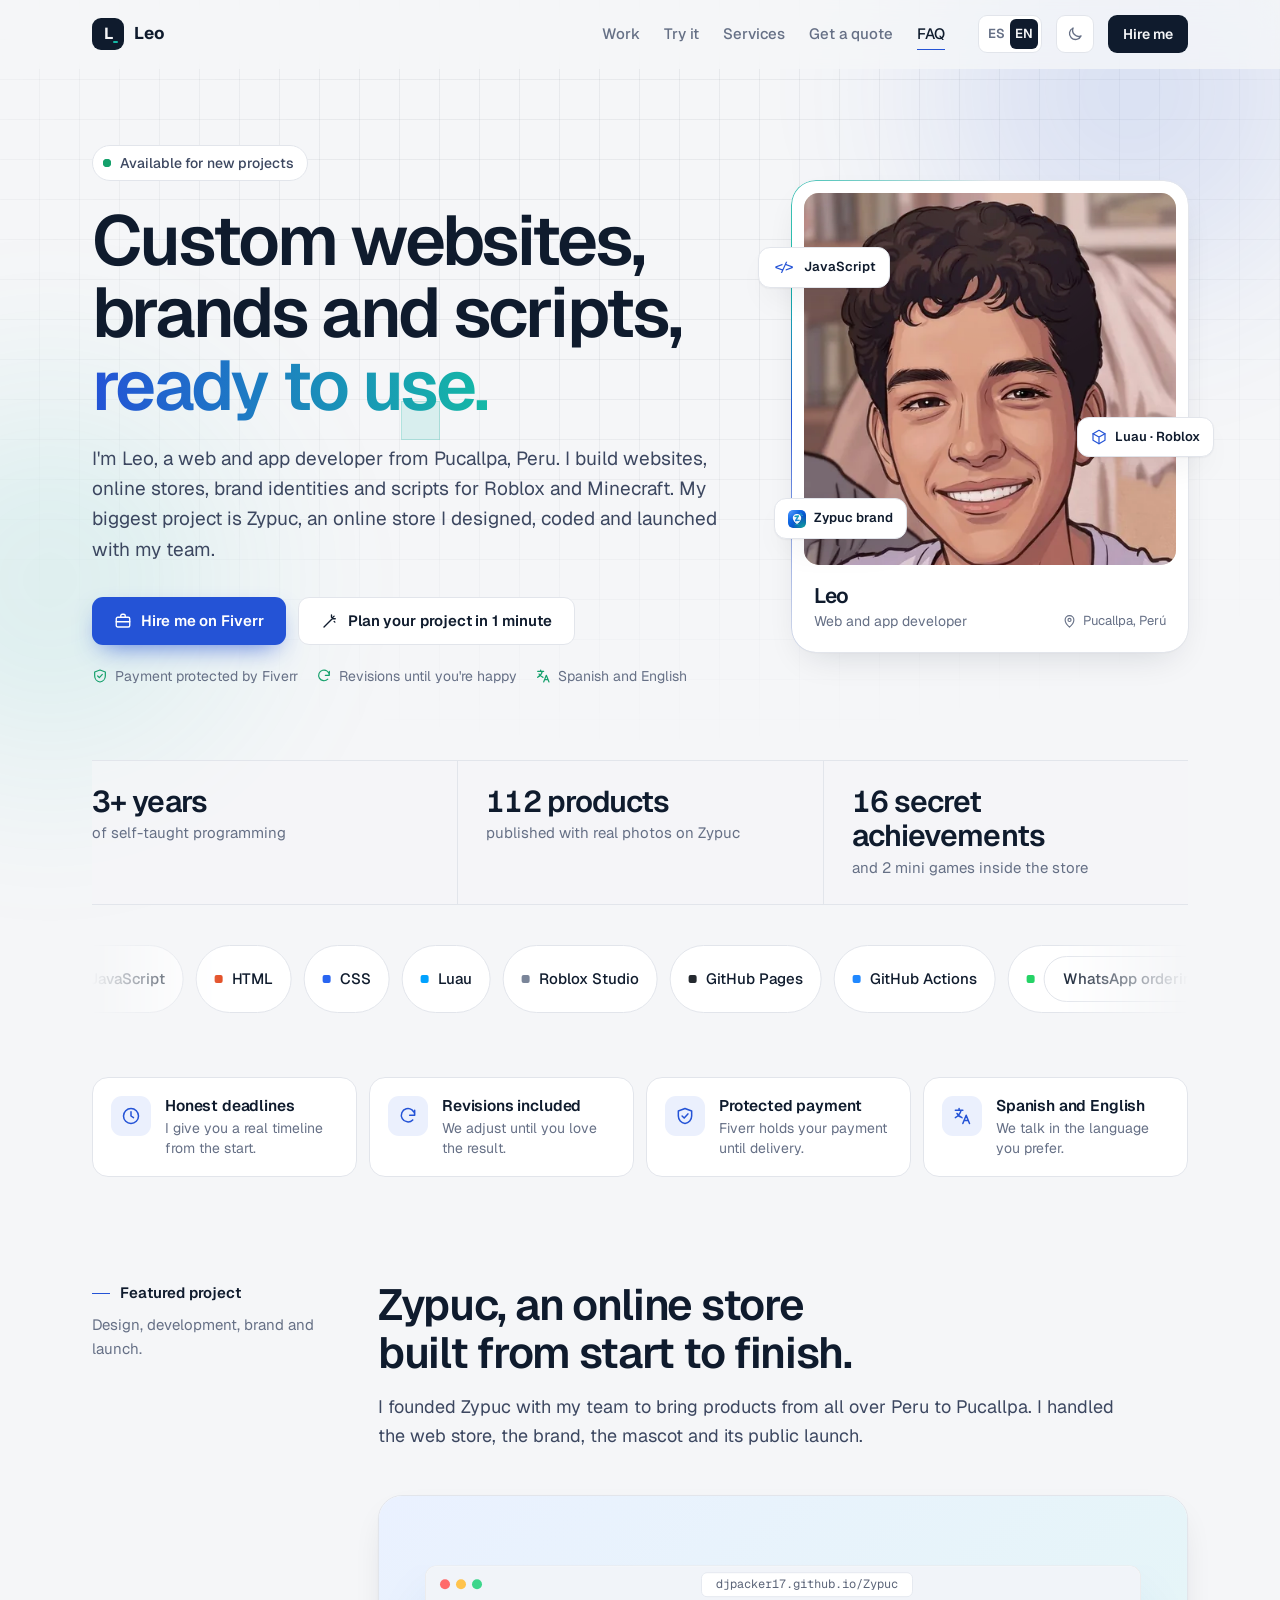
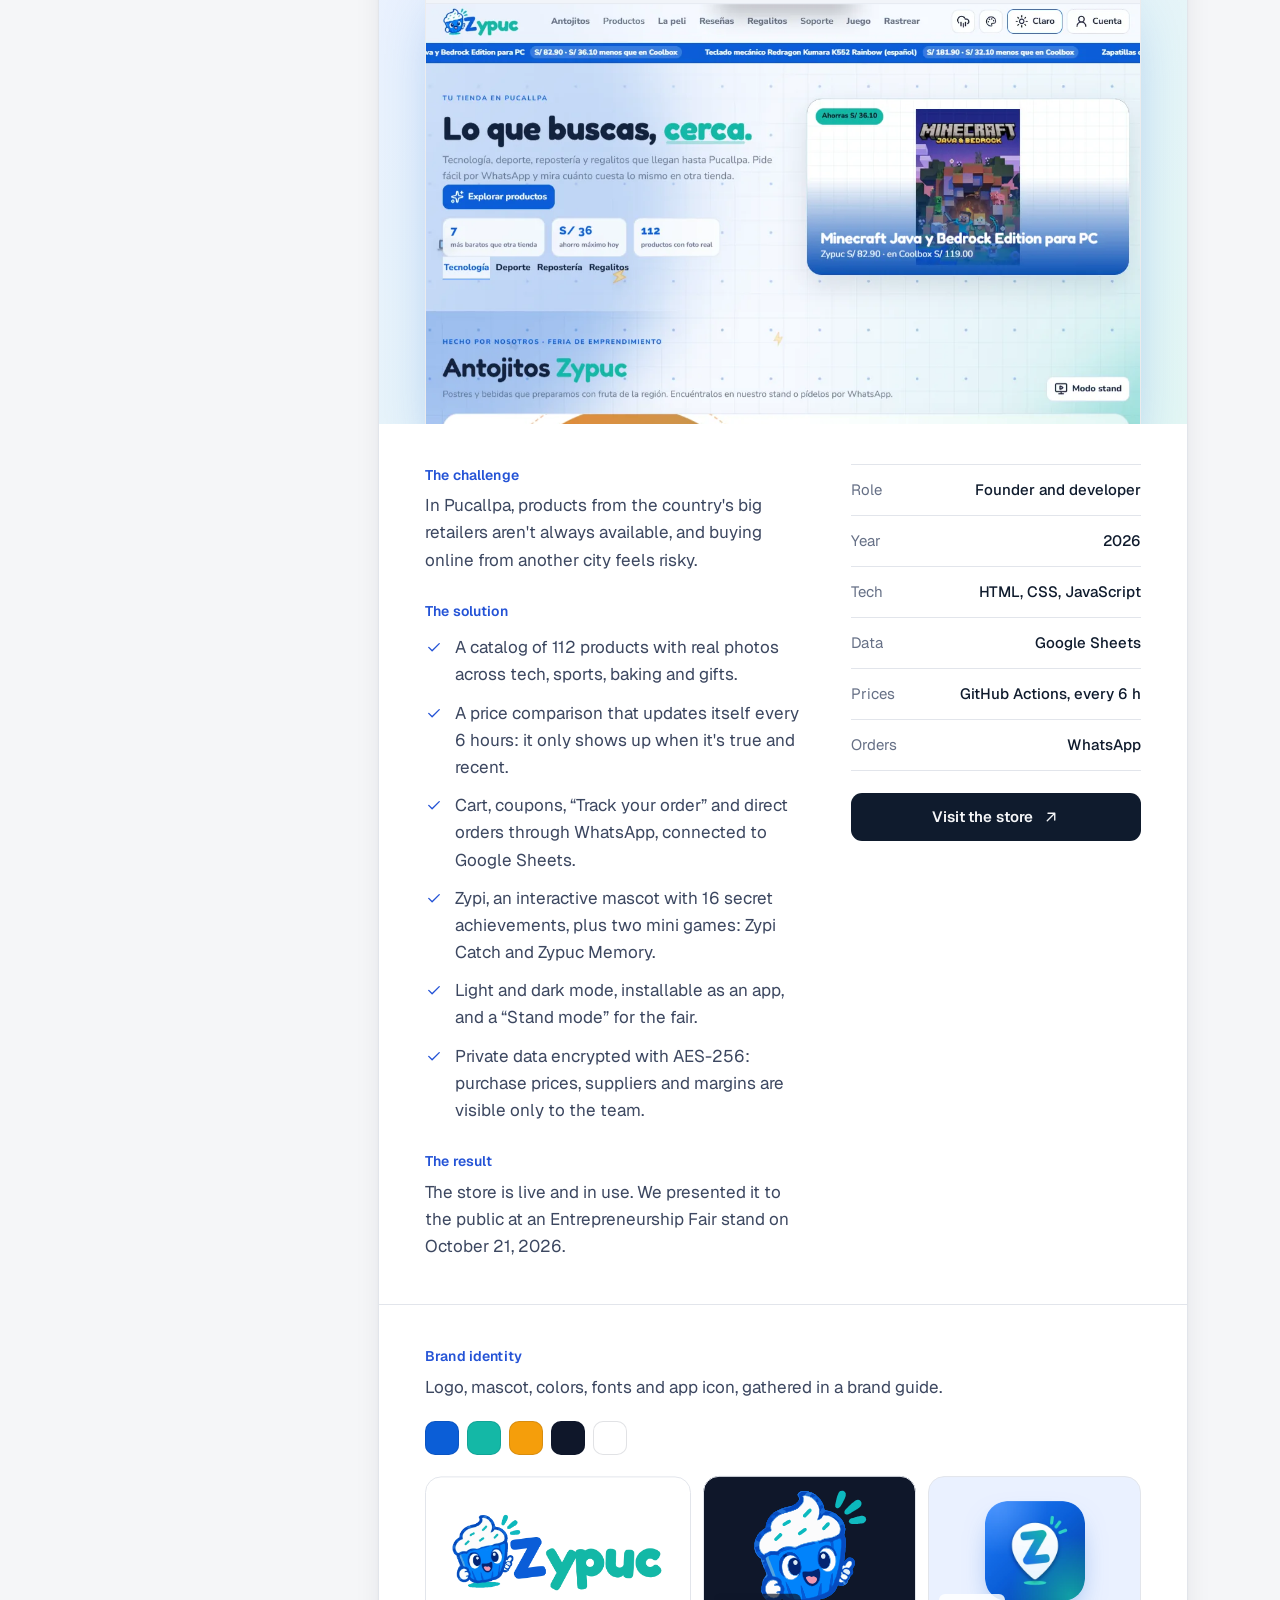
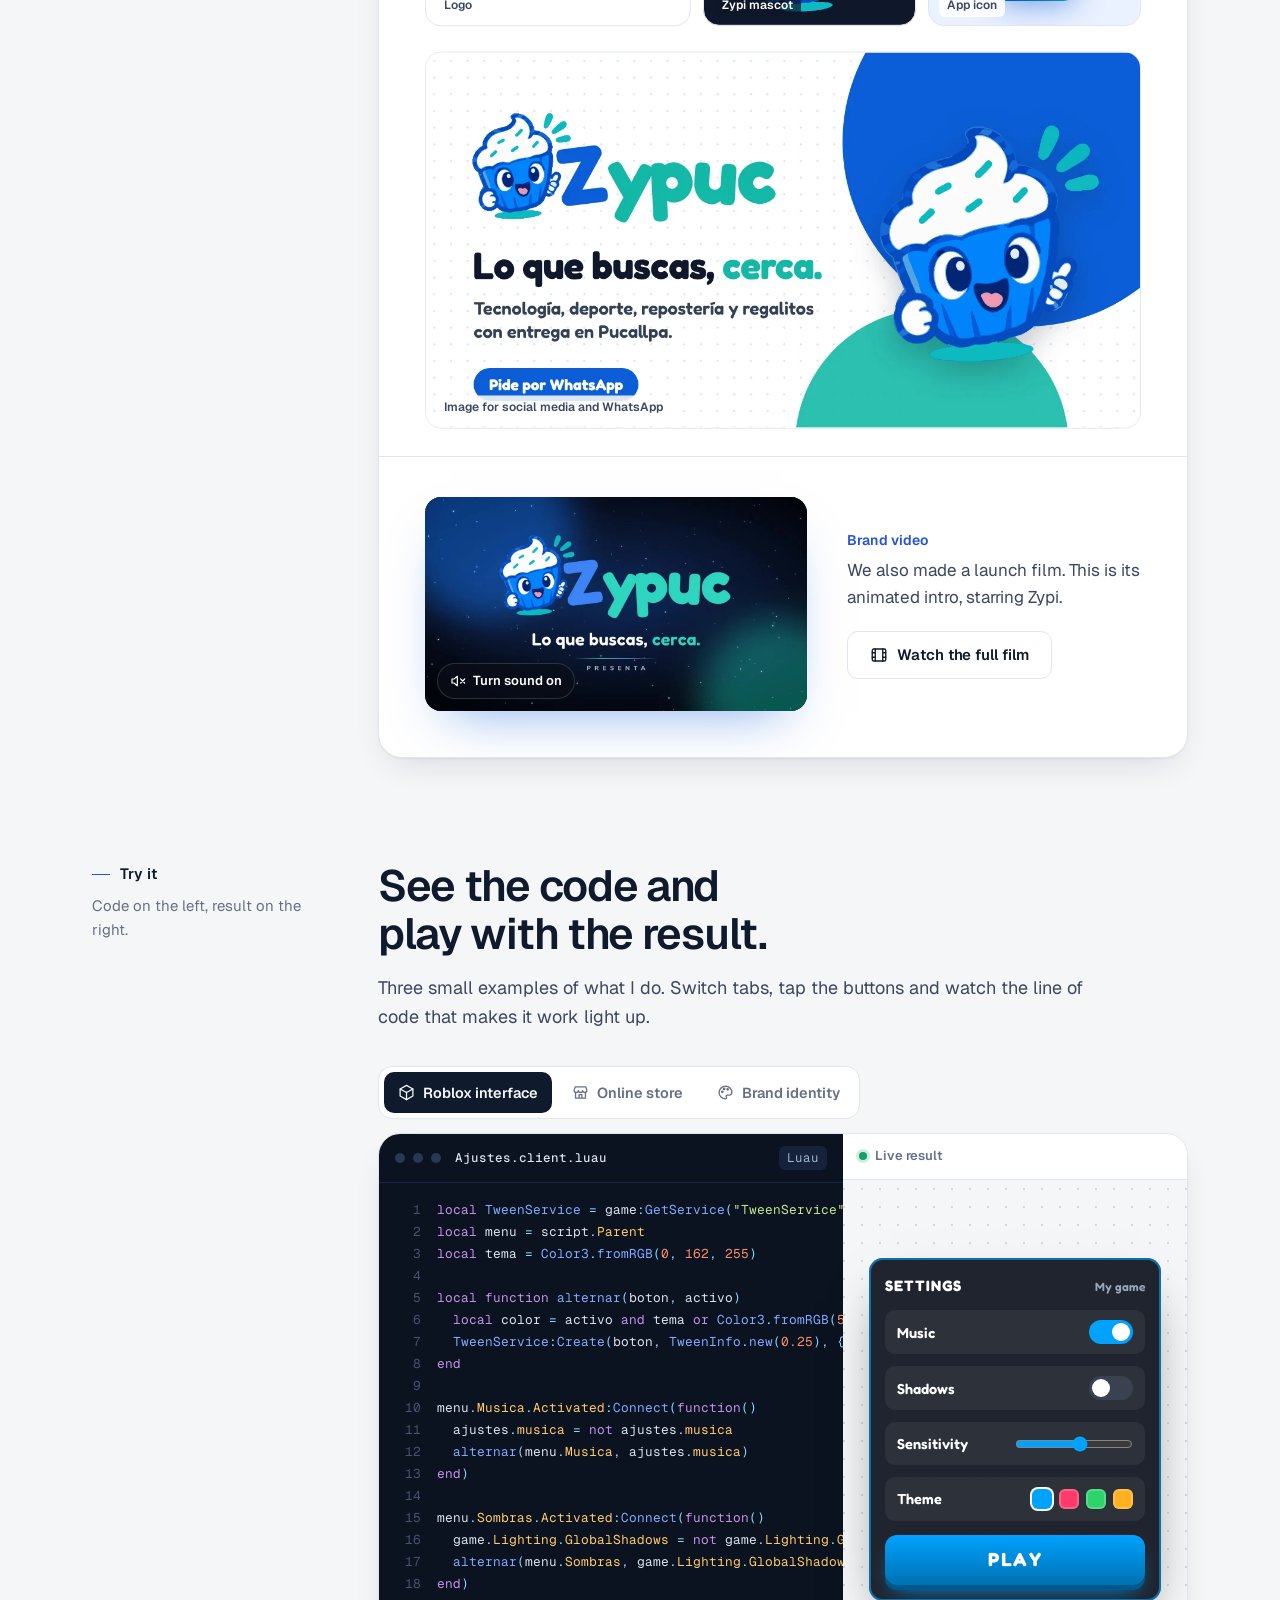
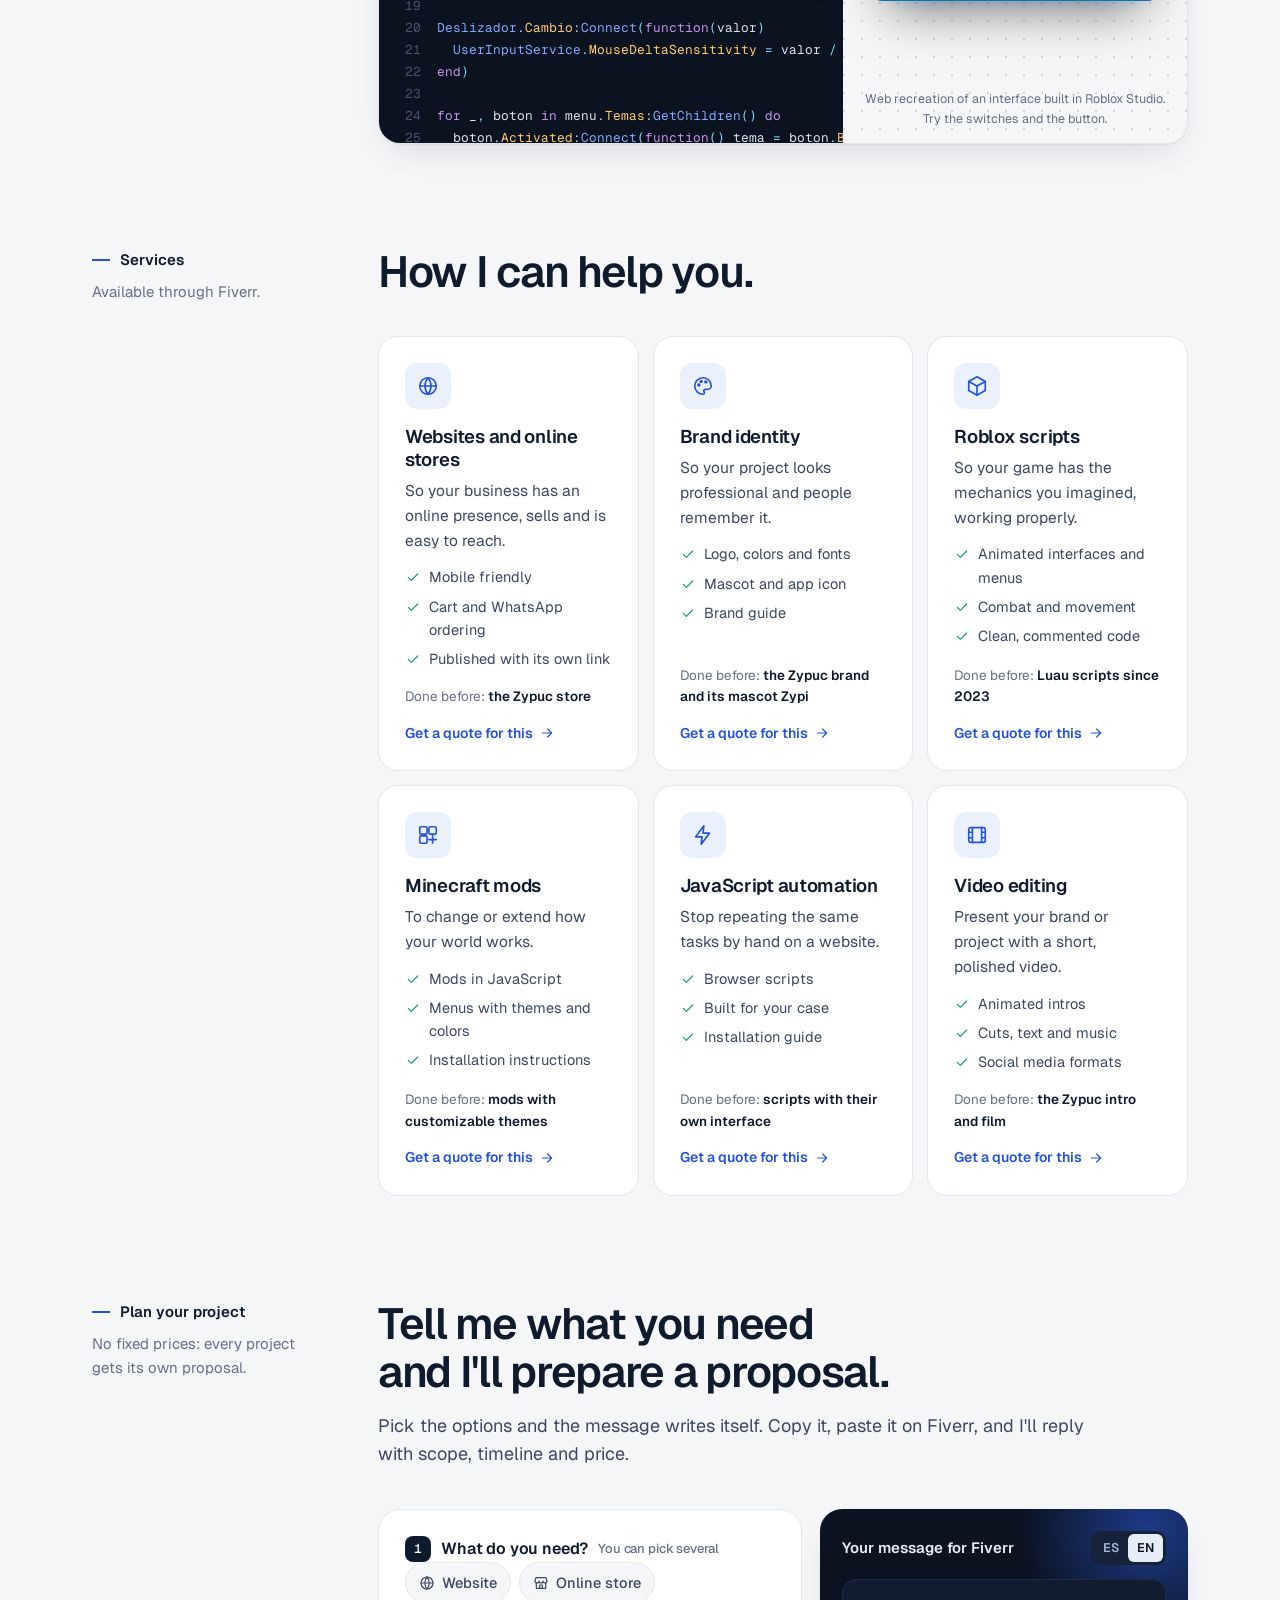
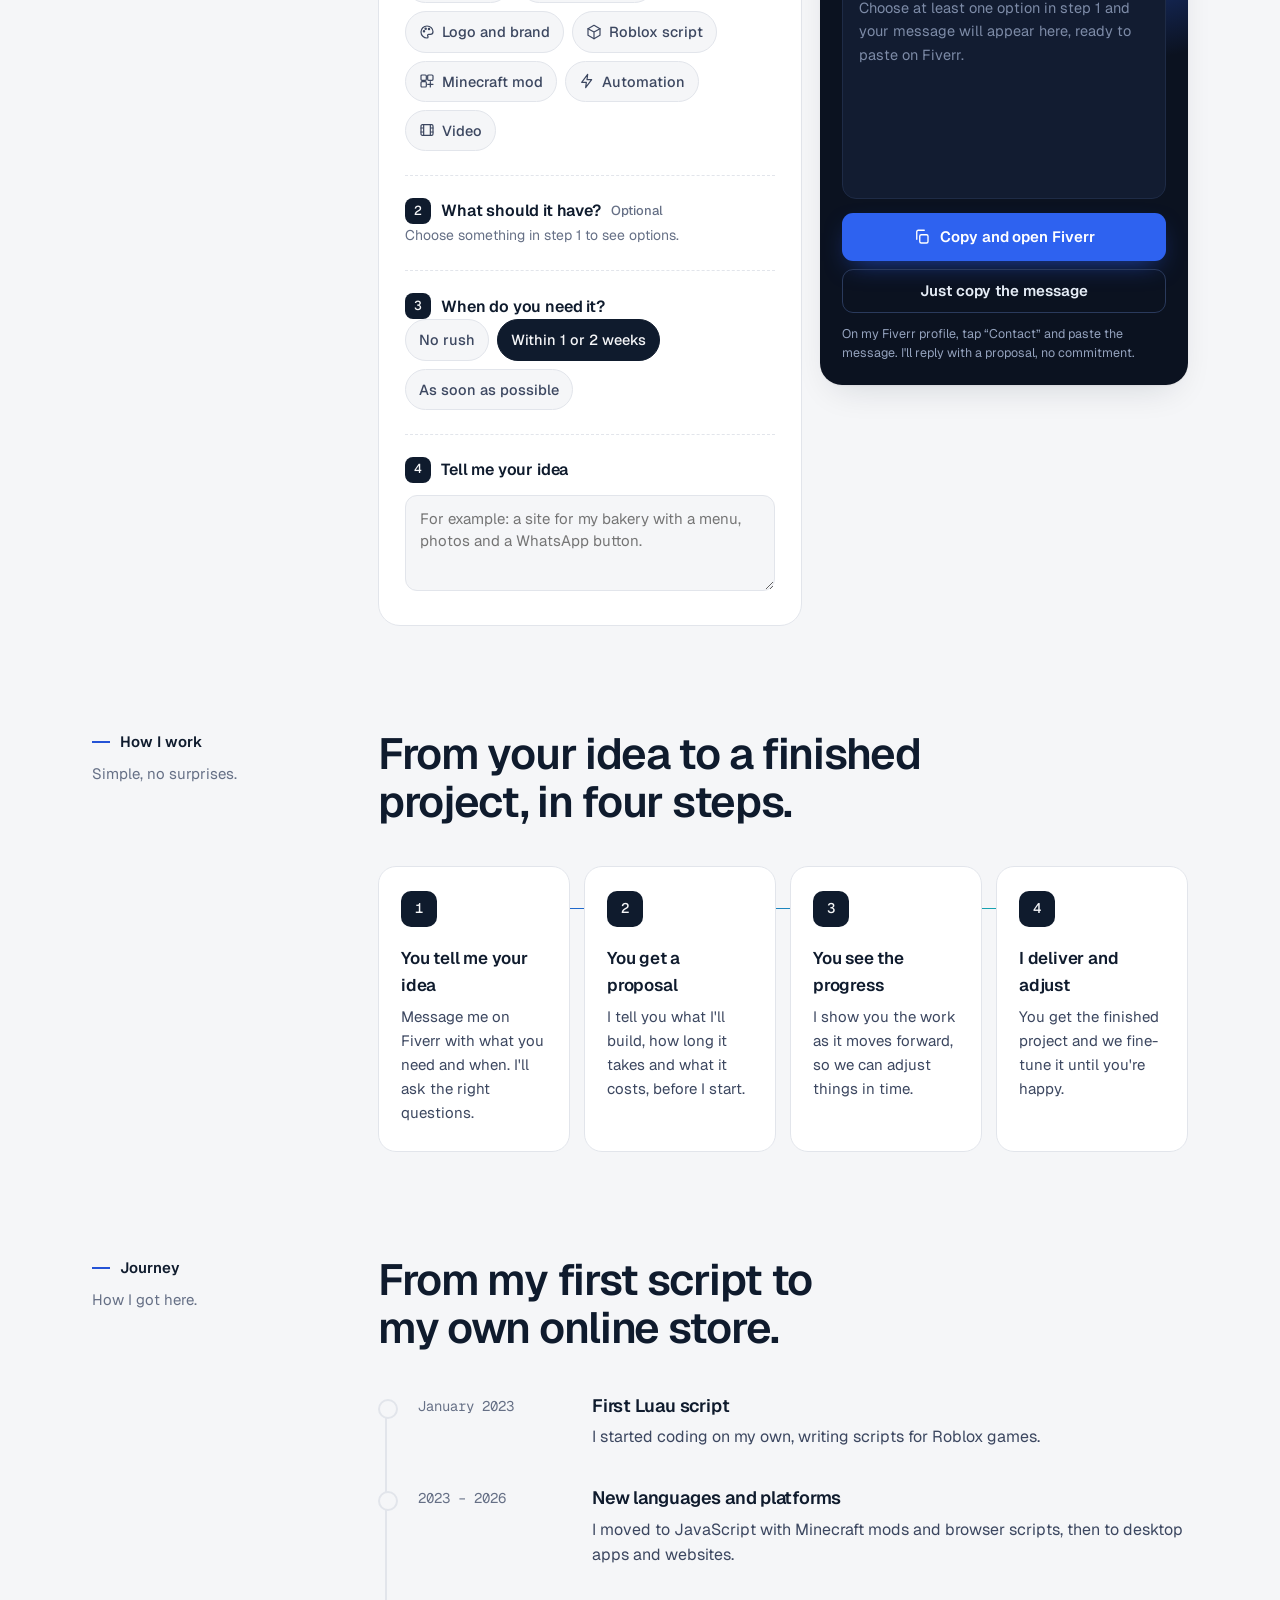
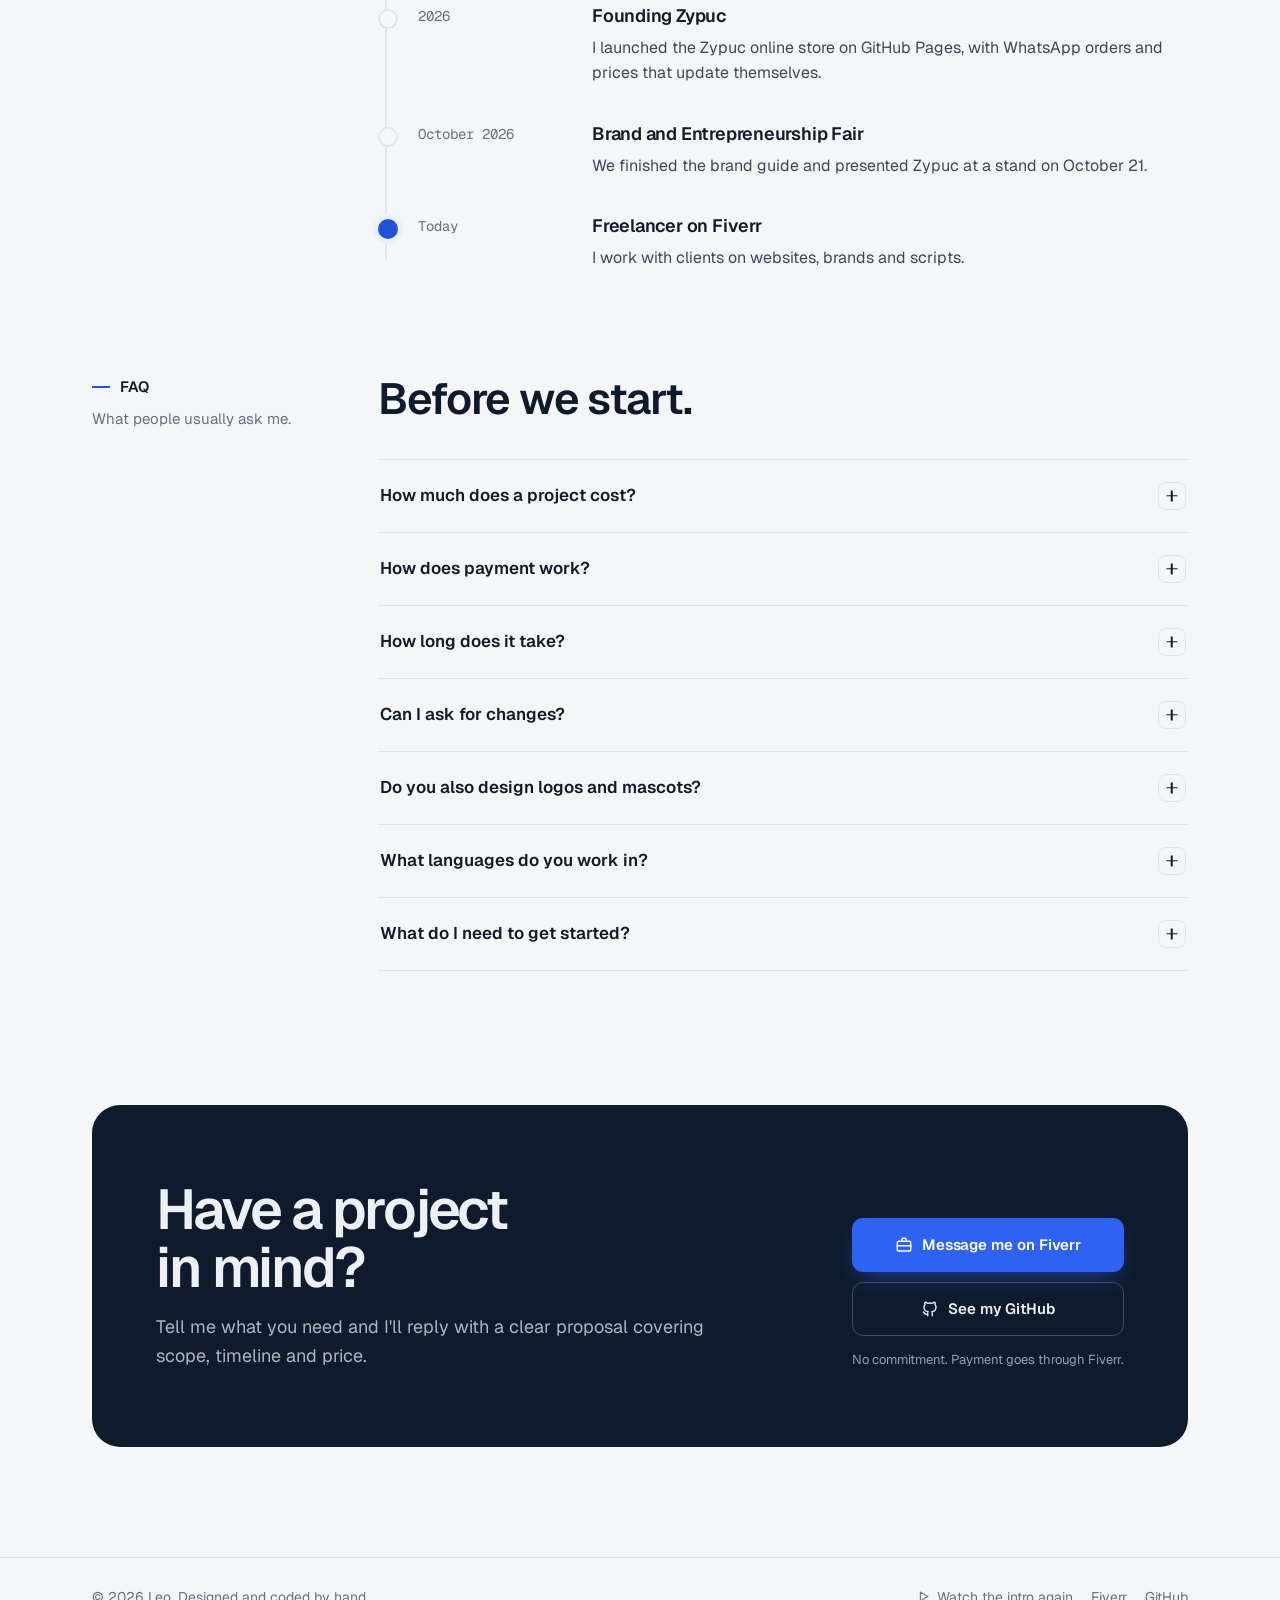
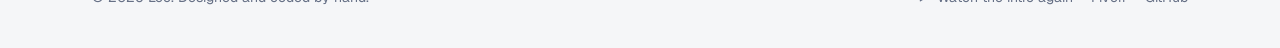
<file: index.html>
<!doctype html>
<html lang="es">
<head>
<meta charset="utf-8">
<meta name="viewport" content="width=device-width, initial-scale=1, viewport-fit=cover">
<title>Leo | Desarrollador web, de apps y diseñador de marca</title>
<meta name="description" content="Leo, desarrollador web y de apps en Pucallpa, Perú. Páginas web, tiendas online, identidad de marca y scripts para Roblox (Luau) y Minecraft. Fundador de Zypuc. Contrátame en Fiverr.">
<meta property="og:title" content="Leo | Webs, marcas y scripts a medida">
<meta property="og:description" content="Páginas web, tiendas online, identidad de marca y scripts para Roblox y Minecraft. Fundador de Zypuc.">
<meta property="og:type" content="website">
<meta property="og:url" content="https://djpacker17.github.io/Myself/">
<meta property="og:image" content="https://djpacker17.github.io/Myself/media/og.png">
<meta property="og:image:width" content="1200">
<meta property="og:image:height" content="630">
<meta property="og:locale" content="es_PE">
<meta property="og:locale:alternate" content="en_US">
<meta name="twitter:card" content="summary_large_image">
<meta name="twitter:title" content="Leo | Webs, marcas y scripts a medida">
<meta name="twitter:description" content="Páginas web, tiendas online, identidad de marca y scripts para Roblox y Minecraft.">
<meta name="twitter:image" content="https://djpacker17.github.io/Myself/media/og.png">
<link rel="canonical" href="https://djpacker17.github.io/Myself/">
<link rel="alternate" hreflang="es" href="https://djpacker17.github.io/Myself/?lang=es">
<link rel="alternate" hreflang="en" href="https://djpacker17.github.io/Myself/?lang=en">
<meta name="theme-color" content="#0A111E">
<link rel="icon" href="data:image/svg+xml,%3Csvg xmlns='http://www.w3.org/2000/svg' viewBox='0 0 64 64'%3E%3Crect width='64' height='64' rx='15' fill='%230F1B2D'/%3E%3Cpath d='M22 15v32h17' stroke='%23fff' stroke-width='7' fill='none' stroke-linecap='round' stroke-linejoin='round'/%3E%3Crect x='42' y='43' width='10' height='5' rx='2' fill='%232DD4BF'/%3E%3C/svg%3E">
<link rel="preconnect" href="https://fonts.googleapis.com">
<link rel="preconnect" href="https://fonts.gstatic.com" crossorigin>
<link href="https://fonts.googleapis.com/css2?family=Geist:wght@400;500;600;700&family=Geist+Mono:wght@400;500&family=Fredoka:wght@600;700&family=Nunito+Sans:wght@500;700;800&display=swap" rel="stylesheet">
<link rel="stylesheet" href="css/estilos.css?v=7">
<script>
  /* Antes de pintar: tema, idioma y si toca mostrar la intro */
  (function(){
    var d = document.documentElement; d.classList.add("js");
    try { var t = localStorage.getItem("leo-theme"); if (t) d.dataset.theme = t; } catch(e){}
    try {
      var q = new URLSearchParams(location.search);
      var l = q.get("lang") || localStorage.getItem("leo-lang") || ((navigator.language || "es").toLowerCase().indexOf("es") === 0 ? "es" : "en");
      d.lang = l === "en" ? "en" : "es";
      var seen = false; try { seen = sessionStorage.getItem("leo-intro") === "1"; } catch(e){}
      var reduce = matchMedia("(prefers-reduced-motion: reduce)").matches;
      if (!seen && !reduce && !location.hash && q.get("intro") !== "0") d.classList.add("intro-on");
      if (q.get("intro") === "1" && !reduce) d.classList.add("intro-on");
    } catch(e){}
  })();
</script>
<script type="application/ld+json">
{"@context":"https://schema.org","@type":"Person","name":"Leo","jobTitle":"Desarrollador web y de apps, diseñador de marca","url":"https://djpacker17.github.io/Myself/","image":"https://djpacker17.github.io/Myself/media/avatar.jpg","address":{"@type":"PostalAddress","addressLocality":"Pucallpa","addressCountry":"PE"},"knowsLanguage":["es","en"],"knowsAbout":["Desarrollo web","Tiendas online","Identidad de marca","Luau","Roblox Studio","JavaScript","Mods de Minecraft"],"sameAs":["https://es.pro.fiverr.com/s/EmmQYNe","https://github.com/djpacker17"],"founder":{"@type":"OnlineStore","name":"Zypuc","url":"https://djpacker17.github.io/Zypuc/"}}
</script>
</head>
<body>
<a class="skip" href="#proyectos" data-i18n="skip">Saltar al contenido</a>

<!-- ===================== Animación de apertura ===================== -->
<div class="intro" id="intro" aria-hidden="true">
  <div class="intro-bg"></div>
  <canvas id="intro-canvas"></canvas>
  <button class="intro-skip" id="intro-skip" type="button" data-i18n="intro.skip">Saltar intro</button>
  <p class="intro-hello"><b>leo@pucallpa</b> ~ <span data-i18n="intro.hello">compilando lo que sé hacer</span></p>
  <div class="intro-stage">
    <div class="iw iw-js" data-i="0">
      <div class="iw-top"><i></i><i></i><i></i><b>tienda.js</b><em>JavaScript</em></div>
      <div class="iw-code" data-code="js"></div>
      <div class="iw-out"><span class="run">▸ zypuc.abrir()</span><img src="media/zypuc-logo-oscuro.webp" alt="" width="721" height="260"></div>
    </div>
    <div class="iw iw-luau" data-i="1">
      <div class="iw-top"><i></i><i></i><i></i><b>Menu.client.luau</b><em>Luau</em></div>
      <div class="iw-code" data-code="luau"></div>
      <div class="iw-out"><span class="run">▸ Tween:Play()</span><span class="io-btn" data-i18n="intro.play">JUGAR</span></div>
    </div>
    <div class="iw iw-html" data-i="2">
      <div class="iw-top"><i></i><i></i><i></i><b>index.html</b><em>HTML · CSS</em></div>
      <div class="iw-code" data-code="html"></div>
      <div class="iw-out"><span class="run">▸ render</span><span class="io-title" data-i18n="intro.title">Hola, soy Leo.</span></div>
    </div>
  </div>
  <div class="intro-bar">
    <div class="row"><b data-i18n="intro.bar">Compilando el portafolio</b><span id="intro-pct">0 %</span></div>
    <div class="intro-track"><i id="intro-track"></i></div>
    <div class="intro-langs"><span data-l="js">JavaScript</span><span data-l="luau">Luau</span><span data-l="html">HTML</span><span data-l="css">CSS</span><span data-l="brand" data-i18n="intro.brand">Marca</span></div>
  </div>
</div>

<div class="progress" id="progress"></div>
<div class="bg-grid" aria-hidden="true"></div>
<canvas id="squares" aria-hidden="true"></canvas>
<div class="glow g1" aria-hidden="true"></div>
<div class="glow g2" aria-hidden="true"></div>

<svg width="0" height="0" style="position:absolute" aria-hidden="true">
  <defs>
    <symbol id="i-arrow" viewBox="0 0 24 24"><path d="M7 17L17 7M8 7h9v9"/></symbol>
    <symbol id="i-right" viewBox="0 0 24 24"><path d="M5 12h14M13 6l6 6-6 6"/></symbol>
    <symbol id="i-check" viewBox="0 0 24 24"><path d="M5 12.5l4.5 4.5L19 7.5"/></symbol>
    <symbol id="i-shield" viewBox="0 0 24 24"><path d="M12 3l8 3v6c0 4.5-3.4 8.3-8 9-4.6-.7-8-4.5-8-9V6z"/><path d="M8.5 12l2.5 2.5 4.5-5"/></symbol>
    <symbol id="i-chat" viewBox="0 0 24 24"><path d="M21 12a8 8 0 01-11.6 7.1L4 20l1-4.6A8 8 0 1121 12z"/></symbol>
    <symbol id="i-clock" viewBox="0 0 24 24"><circle cx="12" cy="12" r="9"/><path d="M12 7v5l3 2"/></symbol>
    <symbol id="i-redo" viewBox="0 0 24 24"><path d="M20 11a8 8 0 10-2.3 5.7M20 5v6h-6"/></symbol>
    <symbol id="i-lang" viewBox="0 0 24 24"><path d="M4 5h9M8.5 3v2M11 5c-1 4-3.5 7-7 9M6 9c1.5 2.5 3.5 4 6 5"/><path d="M13 21l4-10 4 10M14.5 17.5h5"/></symbol>
    <symbol id="i-pin" viewBox="0 0 24 24"><path d="M12 21s-7-6.2-7-11.5a7 7 0 0114 0C19 14.8 12 21 12 21z"/><circle cx="12" cy="9.5" r="2.5"/></symbol>
    <symbol id="i-globe" viewBox="0 0 24 24"><circle cx="12" cy="12" r="9"/><path d="M3 12h18M12 3a14 14 0 010 18M12 3a14 14 0 000 18"/></symbol>
    <symbol id="i-store" viewBox="0 0 24 24"><path d="M3 9l1.5-5h15L21 9M3 9a3 3 0 006 0 3 3 0 006 0 3 3 0 006 0M5 11.5V20h14v-8.5M10 20v-5h4v5"/></symbol>
    <symbol id="i-palette" viewBox="0 0 24 24"><path d="M12 3a9 9 0 100 18c1 0 1.6-.8 1.6-1.6 0-1-.8-1.3-.8-2.2 0-.9.7-1.6 1.6-1.6H17a4 4 0 004-4c0-4.7-4-8.6-9-8.6z"/><circle cx="7.5" cy="11" r="1"/><circle cx="10" cy="7" r="1"/><circle cx="15" cy="7.5" r="1"/></symbol>
    <symbol id="i-cube" viewBox="0 0 24 24"><path d="M12 2l9 5v10l-9 5-9-5V7z"/><path d="M12 12l9-5M12 12L3 7M12 12v10"/></symbol>
    <symbol id="i-blocks" viewBox="0 0 24 24"><rect x="3" y="3" width="8" height="8" rx="1.5"/><rect x="13" y="3" width="8" height="8" rx="1.5"/><rect x="3" y="13" width="8" height="8" rx="1.5"/><path d="M17 13v8M13 17h8"/></symbol>
    <symbol id="i-code" viewBox="0 0 24 24"><path d="M8 6l-6 6 6 6M16 6l6 6-6 6"/></symbol>
    <symbol id="i-bolt" viewBox="0 0 24 24"><path d="M13 2L4 14h7l-1 8 9-12h-7z"/></symbol>
    <symbol id="i-film" viewBox="0 0 24 24"><rect x="3" y="4" width="18" height="16" rx="2"/><path d="M7 4v16M17 4v16M3 9h4M3 15h4M17 9h4M17 15h4"/></symbol>
    <symbol id="i-cart" viewBox="0 0 24 24"><path d="M3 4h2l2.5 11h11L21 7H6.4"/><circle cx="9" cy="19.5" r="1.5"/><circle cx="17" cy="19.5" r="1.5"/></symbol>
    <symbol id="i-copy" viewBox="0 0 24 24"><rect x="9" y="9" width="11" height="11" rx="2"/><path d="M5 15V5a2 2 0 012-2h8"/></symbol>
    <symbol id="i-moon" viewBox="0 0 24 24"><path d="M20 14.5A8 8 0 019.5 4 8 8 0 1020 14.5z"/></symbol>
    <symbol id="i-sun" viewBox="0 0 24 24"><circle cx="12" cy="12" r="4"/><path d="M12 2v2M12 20v2M4.9 4.9l1.4 1.4M17.7 17.7l1.4 1.4M2 12h2M20 12h2M4.9 19.1l1.4-1.4M17.7 6.3l1.4-1.4"/></symbol>
    <symbol id="i-github" viewBox="0 0 24 24"><path d="M9 19c-4.3 1.4-4.3-2.5-6-3m12 5v-3.5c0-1 .1-1.4-.5-2 2.8-.3 5.5-1.4 5.5-6a4.6 4.6 0 00-1.3-3.2 4.2 4.2 0 00-.1-3.2s-1.1-.3-3.5 1.3a12.3 12.3 0 00-6.2 0C6.5 2.8 5.4 3.1 5.4 3.1a4.2 4.2 0 00-.1 3.2A4.6 4.6 0 004 9.5c0 4.6 2.7 5.7 5.5 6-.6.6-.6 1.2-.5 2V21"/></symbol>
    <symbol id="i-case" viewBox="0 0 24 24"><rect x="3" y="7" width="18" height="13" rx="2"/><path d="M9 7V5a2 2 0 012-2h2a2 2 0 012 2v2M3 13h18"/></symbol>
    <symbol id="i-wand" viewBox="0 0 24 24"><path d="M4 20L15 9M14 4v3M19 9h-3M17.5 5.5l-2 2M18.5 13.5l-1-1"/></symbol>
    <symbol id="i-play" viewBox="0 0 24 24"><path d="M7 5l12 7-12 7z"/></symbol>
    <symbol id="i-mute" viewBox="0 0 24 24"><path d="M11 5L6 9H3v6h3l5 4zM22 9l-6 6M16 9l6 6"/></symbol>
    <symbol id="i-sound" viewBox="0 0 24 24"><path d="M11 5L6 9H3v6h3l5 4zM15.5 8.5a5 5 0 010 7M18.5 5.5a9 9 0 010 13"/></symbol>
  </defs>
</svg>

<div class="page">
<header class="nav" id="nav">
  <div class="wrap">
    <a class="brand" href="#inicio"><span class="mark" aria-hidden="true">L</span>Leo</a>
    <nav aria-label="Secciones">
      <ul>
        <li><a href="#proyectos" data-i18n="nav.work">Proyectos</a></li>
        <li><a href="#demo" data-i18n="nav.demo">Pruébalo</a></li>
        <li><a href="#servicios" data-i18n="nav.services">Servicios</a></li>
        <li><a href="#arma" data-i18n="nav.build">Cotizar</a></li>
        <li><a href="#preguntas" data-i18n="nav.faq">Preguntas</a></li>
      </ul>
    </nav>
    <button class="lang" id="lang" type="button"><span class="sr" id="lang-sr">Cambiar idioma: </span><span data-l="es">ES</span><span data-l="en">EN</span></button>
    <button class="theme" id="theme" type="button" aria-label="Cambiar entre modo claro y oscuro"><svg class="ico moon"><use href="#i-moon"/></svg><svg class="ico sun"><use href="#i-sun"/></svg></button>
    <a class="btn btn-primary btn-sm js-fiverr" href="https://es.pro.fiverr.com/s/EmmQYNe" target="_blank" rel="noopener" data-i18n="nav.hire">Contratar</a>
  </div>
</header>

<main id="inicio">
  <!-- ===================== Hero ===================== -->
  <section class="hero" aria-labelledby="hero-title">
    <div class="wrap">
      <div class="hero-grid">
        <div>
          <span class="status"><i aria-hidden="true"></i><span data-i18n="hero.status">Disponible para nuevos proyectos</span></span>
          <h1 id="hero-title" data-split data-i18n="hero.title">Webs, marcas y scripts a medida, <span class="grad">listos para usar.</span></h1>
          <p class="lead" data-i18n="hero.lead">Soy Leo, desarrollador web y de apps en Pucallpa, Perú. Hago páginas web, tiendas online, identidades de marca y scripts para Roblox y Minecraft. Mi proyecto más grande es Zypuc, una tienda online que diseñé, programé y lancé con mi equipo.</p>
          <div class="actions">
            <a class="btn btn-accent js-fiverr magnetic" href="https://es.pro.fiverr.com/s/EmmQYNe" target="_blank" rel="noopener"><svg class="ico"><use href="#i-case"/></svg><span data-i18n="hero.cta">Contratar en Fiverr</span></a>
            <a class="btn btn-line magnetic" href="#arma"><svg class="ico"><use href="#i-wand"/></svg><span data-i18n="hero.cta2">Arma tu proyecto en 1 minuto</span></a>
          </div>
          <div class="reassure">
            <span><svg class="ico"><use href="#i-shield"/></svg><span data-i18n="hero.r1">Pago protegido por Fiverr</span></span>
            <span><svg class="ico"><use href="#i-redo"/></svg><span data-i18n="hero.r2">Revisiones hasta que quedes conforme</span></span>
            <span><svg class="ico"><use href="#i-lang"/></svg><span data-i18n="hero.r3">Español e inglés</span></span>
          </div>
        </div>
        <div class="profile-wrap">
          <aside class="profile" id="profile" aria-label="Perfil">
            <div class="photo"><img src="media/avatar.webp" srcset="media/avatar-480.webp 480w, media/avatar-600.webp 600w, media/avatar.webp 800w" sizes="(max-width: 900px) 74vw, 384px" alt="Retrato ilustrado de Leo" width="800" height="800" data-i18n-alt="hero.alt" fetchpriority="high"><span class="shine"></span></div>
            <div class="info">
              <div>
                <h2>Leo</h2>
                <p data-i18n="hero.role">Desarrollador web y de apps</p>
              </div>
              <span class="loc"><svg class="ico"><use href="#i-pin"/></svg>Pucallpa, Perú</span>
            </div>
            <span class="chip-float c1" aria-hidden="true"><code>&lt;/&gt;</code>JavaScript</span>
            <span class="chip-float c2" aria-hidden="true"><svg class="ico"><use href="#i-cube"/></svg>Luau · Roblox</span>
            <span class="chip-float c3" aria-hidden="true"><img src="media/zypuc-icono.webp" alt="" width="18" height="18"><span data-i18n="hero.chip3">Marca Zypuc</span></span>
          </aside>
        </div>
      </div>

      <div class="facts" data-reveal>
        <div class="fact"><b><span data-count="3">0</span>+ <span data-i18n="facts.y">años</span></b><span data-i18n="facts.y2">programando de forma autodidacta</span></div>
        <div class="fact"><b><span data-count="112">0</span> <span data-i18n="facts.p">productos</span></b><span data-i18n="facts.p2">publicados con foto real en Zypuc</span></div>
        <div class="fact"><b><span data-count="16">0</span> <span data-i18n="facts.a">logros secretos</span></b><span data-i18n="facts.a2">y 2 minijuegos dentro de la tienda</span></div>
      </div>

      <div class="marquee" aria-label="Herramientas">
        <div class="marquee-track" id="marquee">
          <span style="--c:#F7DF1E"><i></i>JavaScript</span>
          <span style="--c:#E34F26"><i></i>HTML</span>
          <span style="--c:#2965F1"><i></i>CSS</span>
          <span style="--c:#00A2FF"><i></i>Luau</span>
          <span style="--c:#7A8599"><i></i>Roblox Studio</span>
          <span style="--c:#24292F"><i></i>GitHub Pages</span>
          <span style="--c:#2088FF"><i></i>GitHub Actions</span>
          <span style="--c:#25D366"><i></i><span data-i18n="mq.wa">Pedidos por WhatsApp</span></span>
          <span style="--c:#0F9D58"><i></i>Google Sheets</span>
          <span style="--c:#A78BFA"><i></i><span data-i18n="mq.pwa">Webs instalables como app</span></span>
          <span style="--c:#1FC7A8"><i></i>Filmora</span>
        </div>
      </div>
    </div>
  </section>

  <!-- ===================== Garantías ===================== -->
  <section class="promises" aria-label="Cómo trabajo">
    <div class="wrap promise-row">
      <div class="promise" data-reveal><span class="p-ico"><svg class="ico"><use href="#i-clock"/></svg></span><div><h3 data-i18n="pr.1">Plazos honestos</h3><p data-i18n="pr.1t">Te digo un plazo real desde el inicio.</p></div></div>
      <div class="promise" data-reveal style="--d:1"><span class="p-ico"><svg class="ico"><use href="#i-redo"/></svg></span><div><h3 data-i18n="pr.2">Revisiones incluidas</h3><p data-i18n="pr.2t">Ajustamos hasta que te guste el resultado.</p></div></div>
      <div class="promise" data-reveal style="--d:2"><span class="p-ico"><svg class="ico"><use href="#i-shield"/></svg></span><div><h3 data-i18n="pr.3">Pago protegido</h3><p data-i18n="pr.3t">Fiverr guarda tu pago hasta la entrega.</p></div></div>
      <div class="promise" data-reveal style="--d:3"><span class="p-ico"><svg class="ico"><use href="#i-lang"/></svg></span><div><h3 data-i18n="pr.4">Español e inglés</h3><p data-i18n="pr.4t">Hablamos en el idioma que prefieras.</p></div></div>
    </div>
  </section>

  <!-- ===================== Proyecto destacado ===================== -->
  <section class="block" id="proyectos" aria-labelledby="proy-title">
    <div class="wrap block-grid">
      <div class="block-head" data-reveal>
        <h2 data-i18n="p.h">Proyecto destacado</h2>
        <p data-i18n="p.hs">Diseño, desarrollo, marca y lanzamiento.</p>
      </div>
      <div>
        <h3 class="title" id="proy-title" data-reveal data-i18n="p.t">Zypuc, una tienda online construida de principio a fin.</h3>
        <p class="intro-text" data-reveal style="--d:1" data-i18n="p.i">Fundé Zypuc con mi equipo para acercar productos de todo el Perú a Pucallpa. Me encargué de la tienda web, la marca, la mascota y su presentación al público.</p>

        <article class="case" data-reveal style="--d:2">
          <a class="case-visual" href="https://djpacker17.github.io/Zypuc/" target="_blank" rel="noopener" aria-label="Abrir la tienda Zypuc en una pestaña nueva">
            <span class="open-chip" data-i18n="p.open">Abrir la tienda</span>
            <div class="browser">
              <div class="b-top" aria-hidden="true"><i></i><i></i><i></i><span>djpacker17.github.io/Zypuc</span></div>
              <img class="shot shot-light" src="media/zypuc-claro.webp" alt="Portada real de la tienda Zypuc en modo claro" width="1160" height="720" loading="lazy" data-i18n-alt="p.altL">
              <img class="shot shot-dark" src="media/zypuc-oscuro.webp" alt="Portada real de la tienda Zypuc en modo oscuro" width="1160" height="720" loading="lazy" data-i18n-alt="p.altD">
            </div>
          </a>
          <div class="case-body">
            <div>
              <div class="part">
                <h3 class="k" data-i18n="p.c1">El reto</h3>
                <p data-i18n="p.c1t">En Pucallpa no siempre se encuentran los productos de las tiendas grandes del país, y comprar en línea a otra ciudad genera desconfianza.</p>
              </div>
              <div class="part">
                <h3 class="k" data-i18n="p.c2">La solución</h3>
                <ul class="did">
                  <li><svg class="ico"><use href="#i-check"/></svg><span data-i18n="p.s1">Catálogo de 112 productos con foto real en tecnología, deporte, repostería y regalitos.</span></li>
                  <li><svg class="ico"><use href="#i-check"/></svg><span data-i18n="p.s2">Comparador de precios que se actualiza solo cada 6 horas: la comparación solo aparece si es verdad y reciente.</span></li>
                  <li><svg class="ico"><use href="#i-check"/></svg><span data-i18n="p.s3">Carrito, cupones, «Rastrea tu pedido» y pedidos directos por WhatsApp, conectados a Google Sheets.</span></li>
                  <li><svg class="ico"><use href="#i-check"/></svg><span data-i18n="p.s4">Zypi, una mascota interactiva con 16 logros secretos, y dos minijuegos: Zypi Catch y Memoria Zypuc.</span></li>
                  <li><svg class="ico"><use href="#i-check"/></svg><span data-i18n="p.s5">Modo claro y oscuro, instalable como app y un «Modo stand» para la feria.</span></li>
                  <li><svg class="ico"><use href="#i-check"/></svg><span data-i18n="p.s6">Datos privados cifrados con AES-256: precios de compra, proveedores y comisión solo los ve el equipo.</span></li>
                </ul>
              </div>
              <div class="part">
                <h3 class="k" data-i18n="p.c3">El resultado</h3>
                <p data-i18n="p.c3t">La tienda está publicada y en uso. La presentamos al público en un stand de la Feria de Emprendimiento el 21 de octubre de 2026.</p>
              </div>
            </div>
            <div>
              <dl class="specs">
                <div><dt data-i18n="p.k1">Rol</dt><dd data-i18n="p.v1">Fundador y desarrollador</dd></div>
                <div><dt data-i18n="p.k2">Año</dt><dd>2026</dd></div>
                <div><dt data-i18n="p.k3">Tecnologías</dt><dd>HTML, CSS, JavaScript</dd></div>
                <div><dt data-i18n="p.k4">Datos</dt><dd>Google Sheets</dd></div>
                <div><dt data-i18n="p.k5">Precios</dt><dd data-i18n="p.v5">GitHub Actions, cada 6 h</dd></div>
                <div><dt data-i18n="p.k6">Pedidos</dt><dd>WhatsApp</dd></div>
              </dl>
              <a class="btn btn-primary" href="https://djpacker17.github.io/Zypuc/" target="_blank" rel="noopener"><span data-i18n="p.visit">Visitar la tienda</span><svg class="ico arrow"><use href="#i-arrow"/></svg></a>
            </div>
          </div>

          <div class="brandkit">
            <div class="brandkit-head">
              <div>
                <h3 class="k" data-i18n="p.bk">Identidad de marca</h3>
                <p data-i18n="p.bkt">Logo, mascota, colores, tipografías e ícono de app, reunidos en un manual de marca.</p>
              </div>
              <div class="palette" aria-label="Colores de Zypuc">
                <button type="button" style="--c:#0B5ED7" data-copy="#0B5ED7" aria-label="Copiar azul eléctrico #0B5ED7"></button>
                <button type="button" style="--c:#14B8A6" data-copy="#14B8A6" aria-label="Copiar turquesa #14B8A6"></button>
                <button type="button" style="--c:#F59E0B" data-copy="#F59E0B" aria-label="Copiar ámbar #F59E0B"></button>
                <button type="button" style="--c:#0F172A" data-copy="#0F172A" aria-label="Copiar azul noche #0F172A"></button>
                <button type="button" style="--c:#FFFFFF" data-copy="#FFFFFF" aria-label="Copiar blanco #FFFFFF"></button>
              </div>
            </div>
            <div class="kit" data-reveal>
              <figure class="k-logo"><img src="media/zypuc-logo-claro.webp" alt="Logo de Zypuc: Zypi y el nombre Zypuc" width="721" height="260" loading="lazy" data-i18n-alt="p.altLogo"><figcaption data-i18n="p.f1">Logo</figcaption></figure>
              <figure class="k-zypi k-dark"><img src="media/zypi.svg" alt="Zypi, la mascota de Zypuc" width="120" height="128" loading="lazy" data-i18n-alt="p.altZypi"><figcaption data-i18n="p.f2">Mascota Zypi</figcaption></figure>
              <figure class="k-icon"><img src="media/zypuc-icono.webp" alt="Ícono de la app de Zypuc" width="100" height="100" loading="lazy" data-i18n-alt="p.altIcon"><figcaption data-i18n="p.f3">Ícono de la app</figcaption></figure>
              <figure class="k-banner"><img src="media/zypuc-banner.webp" alt="Imagen para compartir de Zypuc con Zypi y el eslogan Lo que buscas, cerca." width="1200" height="630" loading="lazy" data-i18n-alt="p.altBanner"><figcaption data-i18n="p.f4">Imagen para redes y WhatsApp</figcaption></figure>
            </div>
          </div>

          <div class="case-video">
            <div class="video-frame">
              <video id="intro-video" src="media/zypuc-intro.mp4" poster="media/zypuc-intro-poster.webp" muted loop playsinline preload="none" aria-label="Intro animada de la marca Zypuc"></video>
              <button class="sound" id="sound" type="button" aria-pressed="false"></button>
            </div>
            <div class="video-text">
              <h3 class="k" data-i18n="p.vh">Video de marca</h3>
              <p data-i18n="p.vt">También hicimos una película de presentación. Esta es su intro animada, con Zypi como protagonista.</p>
              <a class="btn btn-line" href="https://djpacker17.github.io/Zypuc/#peli" target="_blank" rel="noopener"><svg class="ico"><use href="#i-film"/></svg><span data-i18n="p.movie">Ver la película completa</span></a>
            </div>
          </div>
        </article>
      </div>
    </div>
  </section>

  <!-- ===================== Pruébalo ===================== -->
  <section class="block tight" id="demo" aria-labelledby="demo-title">
    <div class="wrap block-grid">
      <div class="block-head" data-reveal>
        <h2 data-i18n="d.h">Pruébalo</h2>
        <p data-i18n="d.hs">Código a la izquierda, resultado a la derecha.</p>
      </div>
      <div>
        <h3 class="title" id="demo-title" data-reveal data-i18n="d.t">Mira el código y juega con el resultado.</h3>
        <p class="intro-text" data-reveal style="--d:1" data-i18n="d.i">Tres ejemplos pequeños de lo que hago. Cambia de pestaña, toca los botones y mira cómo se ilumina la línea de código que lo hace funcionar.</p>
        <div class="tabs" role="tablist" aria-label="Ejemplos" data-reveal style="--d:2">
          <button class="tab" role="tab" id="tab-rbx" aria-controls="lab" aria-selected="true" data-demo="rbx"><svg class="ico"><use href="#i-cube"/></svg><span data-i18n="d.t1">Interfaz de Roblox</span></button>
          <button class="tab" role="tab" id="tab-shop" aria-controls="lab" aria-selected="false" data-demo="shop" tabindex="-1"><svg class="ico"><use href="#i-store"/></svg><span data-i18n="d.t2">Tienda online</span></button>
          <button class="tab" role="tab" id="tab-brand" aria-controls="lab" aria-selected="false" data-demo="brand" tabindex="-1"><svg class="ico"><use href="#i-palette"/></svg><span data-i18n="d.t3">Identidad de marca</span></button>
        </div>
        <div class="lab" id="lab" role="tabpanel" aria-labelledby="tab-rbx" data-reveal style="--d:2">
          <div class="code">
            <div class="code-top"><i></i><i></i><i></i><b id="code-file">Ajustes.client.luau</b><span class="lang-tag" id="code-lang">Luau</span></div>
            <pre id="code-pre" aria-label="Código del ejemplo"></pre>
          </div>
          <div class="result">
            <div class="result-top"><span class="dot"></span><span data-i18n="d.live">Resultado en vivo</span></div>
            <div class="result-stage">
              <!-- Demo Roblox -->
              <div class="demo rbx" data-demo="rbx" id="rbx">
                <div class="rbx-title"><span data-i18n="d.rTitle">AJUSTES</span><span data-i18n="d.rSub">Mi juego</span></div>
                <div class="rbx-row"><span data-i18n="d.rMusic">Música</span><button class="rbx-toggle" type="button" role="switch" aria-checked="true" data-line="music" aria-label="Música"></button></div>
                <div class="rbx-row"><span data-i18n="d.rShadow">Sombras</span><button class="rbx-toggle" type="button" role="switch" aria-checked="false" data-line="shadow" aria-label="Sombras"></button></div>
                <div class="rbx-row"><span data-i18n="d.rSens">Sensibilidad</span><input class="rbx-range" type="range" min="1" max="10" value="6" data-line="sens" aria-label="Sensibilidad"></div>
                <div class="rbx-row"><span data-i18n="d.rTheme">Tema</span><span class="rbx-colors" data-line="theme">
                  <button type="button" style="--c:#00A2FF" data-c="#00A2FF" aria-pressed="true" aria-label="Azul"></button>
                  <button type="button" style="--c:#FF3B6B" data-c="#FF3B6B" aria-pressed="false" aria-label="Rosado"></button>
                  <button type="button" style="--c:#2DD46B" data-c="#2DD46B" aria-pressed="false" aria-label="Verde"></button>
                  <button type="button" style="--c:#FFB020" data-c="#FFB020" aria-pressed="false" aria-label="Dorado"></button>
                </span></div>
                <button class="rbx-play" type="button" data-line="play" data-i18n="d.rPlay">JUGAR</button>
              </div>
              <!-- Demo tienda -->
              <div class="demo shop" data-demo="shop" id="shop" hidden>
                <div class="shop-card">
                  <div class="shop-img"><span class="shop-save" data-i18n="d.sSave">Ahorras S/ 24.10</span><img src="media/demo-audifonos.jpg" alt="Audífonos JBL Tune 520BT" width="768" height="768" loading="lazy"></div>
                  <h4 data-i18n="d.sName">Audífonos JBL Tune 520BT Bluetooth</h4>
                  <div class="shop-price"><b>S/ 164.90</b><s data-i18n="d.sRef">En Coolbox S/ 189.00</s></div>
                  <div class="shop-qty"><button type="button" data-q="-1" aria-label="Quitar uno">−</button><output id="shop-qty">1</output><button type="button" data-q="1" aria-label="Agregar uno">+</button></div>
                  <button class="shop-add" type="button" id="shop-add" data-line="add"><svg class="ico"><use href="#i-cart"/></svg><span data-i18n="d.sAdd">Añadir al carrito</span></button>
                </div>
                <div class="shop-cart"><span><span data-i18n="d.sCart">Carrito</span><span class="badge" id="shop-badge">0</span></span><button class="shop-wa" type="button" id="shop-wa" data-line="wa" disabled data-i18n="d.sWa">Pedir por WhatsApp</button></div>
                <p class="wa-bubble" id="wa-bubble" hidden></p>
              </div>
              <!-- Demo marca -->
              <div class="demo brand-demo" data-demo="brand" id="brand" hidden>
                <div class="bd-logo" data-line="logo"><img class="bd-light" src="media/zypuc-logo-claro.webp" alt="Logo de Zypuc" width="721" height="260" loading="lazy"><img class="bd-dark" src="media/zypuc-logo-oscuro.webp" alt="" width="721" height="260" loading="lazy"></div>
                <div class="bd-swatches" data-line="colors">
                  <button type="button" style="--c:#0B5ED7" data-copy="#0B5ED7">0B5ED7</button>
                  <button type="button" style="--c:#14B8A6;--t:#062A26" data-copy="#14B8A6">14B8A6</button>
                  <button type="button" style="--c:#F59E0B;--t:#2A1C00" data-copy="#F59E0B">F59E0B</button>
                  <button type="button" style="--c:#0F172A" data-copy="#0F172A">0F172A</button>
                  <button type="button" style="--c:#FFFFFF;--t:#0F172A" data-copy="#FFFFFF">FFFFFF</button>
                </div>
                <div class="bd-type" data-line="type"><strong data-i18n="d.bSlogan">Lo que buscas, <em>cerca.</em></strong><small data-i18n="d.bFonts">Fredoka para títulos · Nunito Sans para textos</small></div>
                <button class="bd-toggle" type="button" id="bd-toggle" data-line="dark" data-i18n="d.bDark">Ver en fondo oscuro</button>
              </div>
            </div>
            <p class="result-note" id="result-note">Recreación web de una interfaz hecha en Roblox Studio.</p>
          </div>
        </div>
      </div>
    </div>
  </section>

  <!-- ===================== Servicios ===================== -->
  <section class="block tight" id="servicios" aria-labelledby="serv-title">
    <div class="wrap block-grid">
      <div class="block-head" data-reveal>
        <h2 data-i18n="s.h">Servicios</h2>
        <p data-i18n="s.hs">Disponibles a través de Fiverr.</p>
      </div>
      <div>
        <h3 class="title" id="serv-title" data-reveal data-i18n="s.t">En qué puedo ayudarte.</h3>
        <div class="services">
          <article class="service spot" data-reveal>
            <span class="s-ico"><svg class="ico"><use href="#i-globe"/></svg></span>
            <h3 data-i18n="s.1">Páginas web y tiendas online</h3>
            <p data-i18n="s.1t">Para que tu negocio tenga presencia en internet, venda y te contacten fácil.</p>
            <ul><li><svg class="ico"><use href="#i-check"/></svg><span data-i18n="s.1a">Adaptada al celular</span></li><li><svg class="ico"><use href="#i-check"/></svg><span data-i18n="s.1b">Carrito y pedidos por WhatsApp</span></li><li><svg class="ico"><use href="#i-check"/></svg><span data-i18n="s.1c">Publicada con su propio enlace</span></li></ul>
            <p class="proof" data-i18n="s.1p">Ya lo hice: <b>la tienda Zypuc</b></p>
            <a class="ask" href="#arma" data-pick="web"><span data-i18n="s.ask">Cotizar este servicio</span><svg class="ico"><use href="#i-right"/></svg></a>
          </article>
          <article class="service spot" data-reveal style="--d:1">
            <span class="s-ico"><svg class="ico"><use href="#i-palette"/></svg></span>
            <h3 data-i18n="s.2">Identidad de marca</h3>
            <p data-i18n="s.2t">Para que tu proyecto se vea profesional y la gente lo recuerde.</p>
            <ul><li><svg class="ico"><use href="#i-check"/></svg><span data-i18n="s.2a">Logo, colores y tipografías</span></li><li><svg class="ico"><use href="#i-check"/></svg><span data-i18n="s.2b">Mascota e ícono de app</span></li><li><svg class="ico"><use href="#i-check"/></svg><span data-i18n="s.2c">Manual de marca</span></li></ul>
            <p class="proof" data-i18n="s.2p">Ya lo hice: <b>la marca de Zypuc y su mascota Zypi</b></p>
            <a class="ask" href="#arma" data-pick="brand"><span data-i18n="s.ask">Cotizar este servicio</span><svg class="ico"><use href="#i-right"/></svg></a>
          </article>
          <article class="service spot" data-reveal style="--d:2">
            <span class="s-ico"><svg class="ico"><use href="#i-cube"/></svg></span>
            <h3 data-i18n="s.3">Scripts para Roblox</h3>
            <p data-i18n="s.3t">Para que tu juego tenga las mecánicas que imaginaste, funcionando bien.</p>
            <ul><li><svg class="ico"><use href="#i-check"/></svg><span data-i18n="s.3a">Interfaces y menús animados</span></li><li><svg class="ico"><use href="#i-check"/></svg><span data-i18n="s.3b">Combate y movimiento</span></li><li><svg class="ico"><use href="#i-check"/></svg><span data-i18n="s.3c">Código ordenado y comentado</span></li></ul>
            <p class="proof" data-i18n="s.3p">Ya lo hice: <b>scripts en Luau desde 2023</b></p>
            <a class="ask" href="#arma" data-pick="roblox"><span data-i18n="s.ask">Cotizar este servicio</span><svg class="ico"><use href="#i-right"/></svg></a>
          </article>
          <article class="service spot" data-reveal>
            <span class="s-ico"><svg class="ico"><use href="#i-blocks"/></svg></span>
            <h3 data-i18n="s.4">Mods de Minecraft</h3>
            <p data-i18n="s.4t">Para cambiar o ampliar cómo funciona tu mundo.</p>
            <ul><li><svg class="ico"><use href="#i-check"/></svg><span data-i18n="s.4a">Mods en JavaScript</span></li><li><svg class="ico"><use href="#i-check"/></svg><span data-i18n="s.4b">Menús con temas y colores</span></li><li><svg class="ico"><use href="#i-check"/></svg><span data-i18n="s.4c">Instrucciones para instalarlo</span></li></ul>
            <p class="proof" data-i18n="s.4p">Ya lo hice: <b>mods con temas personalizables</b></p>
            <a class="ask" href="#arma" data-pick="minecraft"><span data-i18n="s.ask">Cotizar este servicio</span><svg class="ico"><use href="#i-right"/></svg></a>
          </article>
          <article class="service spot" data-reveal style="--d:1">
            <span class="s-ico"><svg class="ico"><use href="#i-bolt"/></svg></span>
            <h3 data-i18n="s.5">Automatización con JavaScript</h3>
            <p data-i18n="s.5t">Para dejar de repetir a mano las mismas tareas en una página web.</p>
            <ul><li><svg class="ico"><use href="#i-check"/></svg><span data-i18n="s.5a">Scripts de navegador</span></li><li><svg class="ico"><use href="#i-check"/></svg><span data-i18n="s.5b">Hechos para tu caso</span></li><li><svg class="ico"><use href="#i-check"/></svg><span data-i18n="s.5c">Guía de instalación</span></li></ul>
            <p class="proof" data-i18n="s.5p">Ya lo hice: <b>scripts con interfaz propia</b></p>
            <a class="ask" href="#arma" data-pick="auto"><span data-i18n="s.ask">Cotizar este servicio</span><svg class="ico"><use href="#i-right"/></svg></a>
          </article>
          <article class="service spot" data-reveal style="--d:2">
            <span class="s-ico"><svg class="ico"><use href="#i-film"/></svg></span>
            <h3 data-i18n="s.6">Edición de video</h3>
            <p data-i18n="s.6t">Para presentar tu marca o proyecto con un video corto y cuidado.</p>
            <ul><li><svg class="ico"><use href="#i-check"/></svg><span data-i18n="s.6a">Intros animadas</span></li><li><svg class="ico"><use href="#i-check"/></svg><span data-i18n="s.6b">Cortes, textos y música</span></li><li><svg class="ico"><use href="#i-check"/></svg><span data-i18n="s.6c">Formato para redes</span></li></ul>
            <p class="proof" data-i18n="s.6p">Ya lo hice: <b>la intro y la película de Zypuc</b></p>
            <a class="ask" href="#arma" data-pick="video"><span data-i18n="s.ask">Cotizar este servicio</span><svg class="ico"><use href="#i-right"/></svg></a>
          </article>
        </div>
      </div>
    </div>
  </section>

  <!-- ===================== Arma tu proyecto ===================== -->
  <section class="block tight" id="arma" aria-labelledby="arma-title">
    <div class="wrap block-grid">
      <div class="block-head" data-reveal>
        <h2 data-i18n="b.h">Arma tu proyecto</h2>
        <p data-i18n="b.hs">Sin precios fijos: cada proyecto recibe su propia propuesta.</p>
      </div>
      <div>
        <h3 class="title" id="arma-title" data-reveal data-i18n="b.t">Cuéntame qué necesitas y te preparo una propuesta.</h3>
        <p class="intro-text" data-reveal style="--d:1" data-i18n="b.i">Elige las opciones y se arma solo el mensaje. Lo copias, lo pegas en Fiverr y te respondo con alcance, plazo y precio.</p>
        <div class="builder" data-reveal style="--d:2">
          <form class="b-form" id="b-form" autocomplete="off" onsubmit="return false">
            <fieldset class="b-step">
              <legend><span class="n">1</span><span data-i18n="b.q1">¿Qué necesitas?</span> <small data-i18n="b.q1s">Puedes elegir varias</small></legend>
              <div class="chips" id="b-types">
                <button type="button" class="chip" data-type="web" aria-pressed="false"><svg class="ico"><use href="#i-globe"/></svg><span data-i18n="b.web">Página web</span></button>
                <button type="button" class="chip" data-type="store" aria-pressed="false"><svg class="ico"><use href="#i-store"/></svg><span data-i18n="b.store">Tienda online</span></button>
                <button type="button" class="chip" data-type="brand" aria-pressed="false"><svg class="ico"><use href="#i-palette"/></svg><span data-i18n="b.brand">Logo y marca</span></button>
                <button type="button" class="chip" data-type="roblox" aria-pressed="false"><svg class="ico"><use href="#i-cube"/></svg><span data-i18n="b.roblox">Script de Roblox</span></button>
                <button type="button" class="chip" data-type="minecraft" aria-pressed="false"><svg class="ico"><use href="#i-blocks"/></svg><span data-i18n="b.minecraft">Mod de Minecraft</span></button>
                <button type="button" class="chip" data-type="auto" aria-pressed="false"><svg class="ico"><use href="#i-bolt"/></svg><span data-i18n="b.auto">Automatización</span></button>
                <button type="button" class="chip" data-type="video" aria-pressed="false"><svg class="ico"><use href="#i-film"/></svg><span data-i18n="b.video">Video</span></button>
              </div>
            </fieldset>
            <fieldset class="b-step">
              <legend><span class="n">2</span><span data-i18n="b.q2">¿Qué debe tener?</span> <small data-i18n="b.q2s">Opcional</small></legend>
              <div class="chips" id="b-extras"></div>
            </fieldset>
            <fieldset class="b-step">
              <legend><span class="n">3</span><span data-i18n="b.q3">¿Para cuándo?</span></legend>
              <div class="chips" id="b-when" role="radiogroup">
                <button type="button" class="chip" role="radio" data-when="calm" aria-checked="false" data-i18n="b.w1">Sin apuro</button>
                <button type="button" class="chip" role="radio" data-when="weeks" aria-checked="true" data-i18n="b.w2">En 1 o 2 semanas</button>
                <button type="button" class="chip" role="radio" data-when="asap" aria-checked="false" data-i18n="b.w3">Lo antes posible</button>
              </div>
            </fieldset>
            <div class="b-step">
              <label class="b-q" for="b-idea"><span class="n">4</span><span data-i18n="b.q4">Cuéntame tu idea</span></label>
              <textarea id="b-idea" maxlength="600" data-i18n-ph="b.ph" placeholder="Por ejemplo: una página para mi pastelería con menú, fotos y botón de WhatsApp."></textarea>
            </div>
          </form>
          <aside class="b-out" aria-live="polite">
            <div class="b-out-top"><h3 data-i18n="b.out">Tu mensaje para Fiverr</h3><div class="msg-lang" role="group" aria-label="Idioma del mensaje"><button type="button" data-ml="es" aria-pressed="true">ES</button><button type="button" data-ml="en" aria-pressed="false">EN</button></div></div>
            <div class="msg" id="b-msg"></div>
            <div class="b-actions">
              <button class="btn btn-accent" type="button" id="b-go"><svg class="ico"><use href="#i-copy"/></svg><span data-i18n="b.go">Copiar y abrir Fiverr</span></button>
              <button class="btn btn-ghost" type="button" id="b-copy"><span data-i18n="b.copy">Solo copiar el mensaje</span></button>
            </div>
            <small data-i18n="b.note">En mi perfil de Fiverr toca «Contactar» y pega el mensaje. Te respondo con una propuesta, sin compromiso.</small>
          </aside>
        </div>
      </div>
    </div>
  </section>

  <!-- ===================== Proceso ===================== -->
  <section class="block tight" id="proceso" aria-labelledby="proc-title">
    <div class="wrap block-grid">
      <div class="block-head" data-reveal>
        <h2 data-i18n="w.h">Cómo trabajo</h2>
        <p data-i18n="w.hs">Simple y sin sorpresas.</p>
      </div>
      <div>
        <h3 class="title" id="proc-title" data-reveal data-i18n="w.t">De tu idea a un proyecto terminado, en cuatro pasos.</h3>
        <div class="steps" id="steps">
          <div class="step-line" aria-hidden="true"></div>
          <div class="step" data-reveal><span class="n">1</span><h3 data-i18n="w.1">Me cuentas tu idea</h3><p data-i18n="w.1t">Me escribes por Fiverr qué necesitas y para cuándo. Te hago las preguntas justas.</p></div>
          <div class="step" data-reveal style="--d:1"><span class="n">2</span><h3 data-i18n="w.2">Recibes una propuesta</h3><p data-i18n="w.2t">Te digo qué voy a hacer, en cuánto tiempo y a qué precio, antes de empezar.</p></div>
          <div class="step" data-reveal style="--d:2"><span class="n">3</span><h3 data-i18n="w.3">Ves los avances</h3><p data-i18n="w.3t">Te muestro el trabajo mientras avanza, para corregir a tiempo lo que haga falta.</p></div>
          <div class="step" data-reveal style="--d:3"><span class="n">4</span><h3 data-i18n="w.4">Entrego y ajusto</h3><p data-i18n="w.4t">Recibes el proyecto terminado y lo ajustamos hasta que quedes conforme.</p></div>
        </div>
      </div>
    </div>
  </section>

  <!-- ===================== Trayectoria ===================== -->
  <section class="block tight" id="trayectoria" aria-labelledby="tray-title">
    <div class="wrap block-grid">
      <div class="block-head" data-reveal>
        <h2 data-i18n="t.h">Trayectoria</h2>
        <p data-i18n="t.hs">Cómo llegué hasta aquí.</p>
      </div>
      <div>
        <h3 class="title" id="tray-title" data-reveal data-i18n="t.t">De mi primer script a mi propia tienda online.</h3>
        <ol class="timeline" id="timeline">
          <li data-reveal><time data-i18n="t.1d">Enero 2023</time><div><h3 data-i18n="t.1">Primer script en Luau</h3><p data-i18n="t.1t">Empecé a programar por mi cuenta, creando scripts para juegos de Roblox.</p></div></li>
          <li data-reveal><time>2023 – 2026</time><div><h3 data-i18n="t.2">Nuevos lenguajes y plataformas</h3><p data-i18n="t.2t">Pasé a JavaScript con mods de Minecraft y scripts de navegador, y luego a aplicaciones de PC y páginas web.</p></div></li>
          <li data-reveal><time>2026</time><div><h3 data-i18n="t.3">Fundación de Zypuc</h3><p data-i18n="t.3t">Lancé la tienda online de Zypuc en GitHub Pages, con pedidos por WhatsApp y precios que se actualizan solos.</p></div></li>
          <li data-reveal><time data-i18n="t.4d">Octubre 2026</time><div><h3 data-i18n="t.4">Marca y Feria de Emprendimiento</h3><p data-i18n="t.4t">Terminamos el manual de marca y presentamos Zypuc en un stand el 21 de octubre.</p></div></li>
          <li class="now" data-reveal><time data-i18n="t.5d">Hoy</time><div><h3 data-i18n="t.5">Freelancer en Fiverr</h3><p data-i18n="t.5t">Trabajo con clientes en páginas web, marcas y scripts.</p></div></li>
        </ol>
      </div>
    </div>
  </section>

  <!-- ===================== Preguntas ===================== -->
  <section class="block tight" id="preguntas" aria-labelledby="faq-title">
    <div class="wrap block-grid">
      <div class="block-head" data-reveal>
        <h2 data-i18n="f.h">Preguntas frecuentes</h2>
        <p data-i18n="f.hs">Lo que suelen preguntarme.</p>
      </div>
      <div>
        <h3 class="title" id="faq-title" data-reveal data-i18n="f.t">Antes de empezar.</h3>
        <div class="faq" data-reveal>
          <details><summary><span data-i18n="f.1">¿Cuánto cuesta un proyecto?</span><span class="pm" aria-hidden="true"></span></summary><p class="ans" data-i18n="f.1t">No tengo precios fijos, porque cada proyecto es distinto. Usa «Arma tu proyecto» o escríbeme por Fiverr, y te envío una propuesta con precio y plazo antes de empezar, sin compromiso.</p></details>
          <details><summary><span data-i18n="f.2">¿Cómo se hace el pago?</span><span class="pm" aria-hidden="true"></span></summary><p class="ans" data-i18n="f.2t">Todo se paga a través de Fiverr. La plataforma guarda tu pago y me lo entrega cuando el trabajo está terminado, así tu dinero está protegido.</p></details>
          <details><summary><span data-i18n="f.3">¿Cuánto tiempo toma?</span><span class="pm" aria-hidden="true"></span></summary><p class="ans" data-i18n="f.3t">Te doy un plazo real en la propuesta, según el tamaño del proyecto, para que sepas desde el inicio cuándo lo vas a recibir.</p></details>
          <details><summary><span data-i18n="f.4">¿Puedo pedir cambios?</span><span class="pm" aria-hidden="true"></span></summary><p class="ans" data-i18n="f.4t">Sí. Te muestro avances durante el trabajo y hacemos revisiones hasta que quedes conforme con el resultado.</p></details>
          <details><summary><span data-i18n="f.5">¿También haces logos y mascotas?</span><span class="pm" aria-hidden="true"></span></summary><p class="ans" data-i18n="f.5t">Sí. Diseño logo, colores, tipografías, mascota e ícono de app, como el kit de marca de Zypuc que ves arriba.</p></details>
          <details><summary><span data-i18n="f.6">¿En qué idiomas trabajas?</span><span class="pm" aria-hidden="true"></span></summary><p class="ans" data-i18n="f.6t">En español y en inglés. Puedo hacer tu web o tu interfaz en cualquiera de los dos idiomas, o en ambos.</p></details>
          <details><summary><span data-i18n="f.7">¿Qué necesito para empezar?</span><span class="pm" aria-hidden="true"></span></summary><p class="ans" data-i18n="f.7t">Solo tu idea. Si tienes textos, fotos, logo o un ejemplo de algo que te guste, mejor; si no, te ayudo a definirlo.</p></details>
        </div>
      </div>
    </div>
  </section>

  <!-- ===================== Contacto ===================== -->
  <section class="contact" id="contacto" aria-labelledby="contact-title">
    <div class="wrap">
      <div class="contact-box" data-reveal>
        <canvas id="contact-canvas" aria-hidden="true"></canvas>
        <div>
          <h2 id="contact-title" data-i18n="c.t">¿Tienes un proyecto en mente?</h2>
          <p data-i18n="c.p">Cuéntame qué necesitas y te respondo con una propuesta clara de alcance, plazo y precio.</p>
        </div>
        <div class="contact-actions">
          <a class="btn btn-accent js-fiverr magnetic" href="https://es.pro.fiverr.com/s/EmmQYNe" target="_blank" rel="noopener"><svg class="ico"><use href="#i-case"/></svg><span data-i18n="c.b1">Escribirme en Fiverr</span></a>
          <a class="btn btn-ghost js-github magnetic" href="https://github.com/djpacker17" target="_blank" rel="noopener"><svg class="ico"><use href="#i-github"/></svg><span data-i18n="c.b2">Ver mi GitHub</span></a>
          <small data-i18n="c.s">Sin compromiso. El pago se hace por Fiverr.</small>
        </div>
      </div>
    </div>
  </section>
</main>

<footer>
  <div class="wrap">
    <span>© <span id="year">2026</span> Leo. <span data-i18n="ft">Diseñado y programado a mano.</span></span>
    <span class="f-links">
      <button type="button" id="replay"><svg class="ico"><use href="#i-play"/></svg><span data-i18n="ft.replay">Ver la intro otra vez</span></button>
      <a class="js-fiverr" href="https://es.pro.fiverr.com/s/EmmQYNe" target="_blank" rel="noopener">Fiverr</a>
      <a class="js-github" href="https://github.com/djpacker17" target="_blank" rel="noopener">GitHub</a>
    </span>
  </div>
</footer>
</div>

<div class="m-cta" id="m-cta">
  <img src="media/avatar-128.webp" alt="" width="34" height="34" loading="lazy">
  <span><b>Leo</b><span data-i18n="m.t">Webs, marcas y scripts</span></span>
  <a class="btn btn-accent js-fiverr" href="https://es.pro.fiverr.com/s/EmmQYNe" target="_blank" rel="noopener" data-i18n="m.b">Contratar</a>
</div>
<div class="toast" id="toast" role="status" aria-live="polite"></div>

<script src="js/en.js?v=7" defer></script>
<script src="js/app.js?v=7" defer></script>
<script src="js/intro.js?v=7" defer></script>
<script src="js/interacciones.js?v=7" defer></script>
</body>
</html>
</file>
<file: css/estilos.css>
/* =========================================================
   Leo · Portafolio
   Estilos de la página. Los colores están en :root (modo claro)
   y se redefinen para el modo oscuro más abajo.
   ========================================================= */
@property --ang{syntax:"<angle>";inherits:false;initial-value:0deg}
:root{
  --bg:#F5F6F8;
  --surface:#FFFFFF;
  --ink:#0F1B2D;
  --ink-2:#3C4760;
  --muted:#667086;
  --line:#E2E5EB;
  --grid:rgba(15,27,45,.055);
  --accent:#2453D6;
  --accent-2:#14B8A6;
  --accent-hover:#1C43B4;
  --btn:#2453D6;
  --btn-hover:#1C43B4;
  --soft:#EBF0FD;
  --ok:#14A06B;
  --shadow:0 1px 2px rgba(15,27,45,.05),0 14px 36px -14px rgba(15,27,45,.16);
  --font:"Geist", system-ui, -apple-system, "Segoe UI", sans-serif;
  --mono:"Geist Mono", ui-monospace, "SFMono-Regular", Menlo, monospace;
  --wrap:1160px;
  --ease:cubic-bezier(.2,.8,.2,1);
  color-scheme:light;
}
:root[data-theme="dark"]{
  --bg:#0A111E;--surface:#101A2B;--ink:#EDF1F7;--ink-2:#C3CAD8;--muted:#8E98AD;--line:#202B41;--grid:rgba(255,255,255,.045);
  --accent:#6F95FF;--accent-2:#2DD4BF;--accent-hover:#8CABFF;--btn:#2E62F0;--btn-hover:#4171FF;--soft:#15234A;
  --shadow:0 1px 2px rgba(0,0,0,.3),0 18px 44px -18px rgba(0,0,0,.7);color-scheme:dark;
}
@media (prefers-color-scheme:dark){
  :root:not([data-theme="light"]){
    --bg:#0A111E;--surface:#101A2B;--ink:#EDF1F7;--ink-2:#C3CAD8;--muted:#8E98AD;--line:#202B41;--grid:rgba(255,255,255,.045);
    --accent:#6F95FF;--accent-2:#2DD4BF;--accent-hover:#8CABFF;--btn:#2E62F0;--btn-hover:#4171FF;--soft:#15234A;
    --shadow:0 1px 2px rgba(0,0,0,.3),0 18px 44px -18px rgba(0,0,0,.7);color-scheme:dark;
  }
}
*{box-sizing:border-box;margin:0;padding:0}
html{scroll-behavior:smooth;-webkit-text-size-adjust:100%}
body{background:var(--bg);color:var(--ink);font-family:var(--font);font-size:17px;line-height:1.6;-webkit-font-smoothing:antialiased;overflow-x:hidden;transition:background .3s}
img,svg,video{display:block;max-width:100%}
a{color:inherit;text-decoration:none}
button,input,textarea{font:inherit;color:inherit}
button{background:none;border:0;cursor:pointer}
:focus-visible{outline:2px solid var(--accent);outline-offset:3px;border-radius:6px}
.wrap{max-width:var(--wrap);margin:0 auto;padding:0 32px}
.ico{width:18px;height:18px;fill:none;stroke:currentColor;stroke-width:1.8;stroke-linecap:round;stroke-linejoin:round;flex:none}
.skip{position:absolute;left:-999px;top:8px;background:var(--accent);color:#fff;padding:8px 14px;border-radius:8px;z-index:200}
.skip:focus{left:8px}
.sr{position:absolute;width:1px;height:1px;overflow:hidden;clip:rect(0 0 0 0);white-space:nowrap}

/* ===== Fondo interactivo: cuadrícula y cuadrados que se encienden ===== */
.bg-grid{position:fixed;inset:0;z-index:0;pointer-events:none;
  background-image:linear-gradient(var(--grid) 1px,transparent 1px),linear-gradient(90deg,var(--grid) 1px,transparent 1px);
  background-size:40px 40px;background-position:-1px -1px;
  -webkit-mask-image:radial-gradient(ellipse 90% 75% at 50% 20%,#000 30%,transparent 85%);mask-image:radial-gradient(ellipse 90% 75% at 50% 20%,#000 30%,transparent 85%)}
#squares{position:fixed;inset:0;z-index:0;pointer-events:none;width:100%;height:100%;
  -webkit-mask-image:radial-gradient(ellipse 120% 110% at 50% 30%,#000 45%,transparent 100%);mask-image:radial-gradient(ellipse 120% 110% at 50% 30%,#000 45%,transparent 100%)}
.glow{position:fixed;z-index:0;pointer-events:none;width:620px;height:620px;border-radius:50%;filter:blur(70px);opacity:.5;animation:drift 22s ease-in-out infinite alternate}
.glow.g1{top:-220px;right:-160px;background:radial-gradient(circle,color-mix(in srgb,var(--accent) 35%,transparent),transparent 65%)}
.glow.g2{top:30%;left:-260px;background:radial-gradient(circle,color-mix(in srgb,var(--accent-2) 28%,transparent),transparent 65%);animation-duration:28s;animation-direction:alternate-reverse}
@keyframes drift{from{transform:translate(0,0) scale(1)}to{transform:translate(-80px,90px) scale(1.15)}}
.page{position:relative;z-index:1}
.progress{position:fixed;top:0;left:0;height:2px;width:100%;transform-origin:0 50%;transform:scaleX(0);background:linear-gradient(90deg,var(--accent),var(--accent-2));z-index:60}

/* ===== Botones ===== */
.btn{position:relative;display:inline-flex;align-items:center;justify-content:center;gap:9px;min-height:48px;padding:0 22px;border-radius:11px;font-weight:600;font-size:15px;letter-spacing:-.005em;transition:background .2s,border-color .2s,color .2s,box-shadow .2s,transform .25s var(--ease);overflow:hidden;white-space:nowrap}
.btn-primary{background:var(--ink);color:var(--bg)}
.btn-primary:hover{background:var(--accent);color:#fff}
.btn-accent{background:var(--btn);color:#fff;box-shadow:0 10px 26px -10px color-mix(in srgb,var(--btn) 80%,transparent)}
.btn-accent:hover{background:var(--btn-hover)}
.btn-accent::after{content:"";position:absolute;top:0;left:-60%;width:40%;height:100%;background:linear-gradient(100deg,transparent,rgba(255,255,255,.35),transparent);transform:skewX(-20deg);animation:shine 4.5s ease-in-out infinite}
@keyframes shine{0%,70%{left:-60%}100%{left:130%}}
.btn-line{border:1px solid var(--line);background:var(--surface);color:var(--ink)}
.btn-line:hover{border-color:var(--ink-2)}
.btn-sm{min-height:38px;padding:0 15px;font-size:14px;border-radius:9px}
.btn .arrow{transition:transform .25s var(--ease)}
.btn:hover .arrow{transform:translate(2px,-2px)}

/* ===== Navegación ===== */
header.nav{position:sticky;top:0;z-index:50;background:color-mix(in srgb,var(--bg) 78%,transparent);backdrop-filter:saturate(1.4) blur(14px);-webkit-backdrop-filter:saturate(1.4) blur(14px);border-bottom:1px solid transparent;transition:border-color .2s}
header.nav.scrolled{border-bottom-color:var(--line)}
.nav .wrap{display:flex;align-items:center;gap:14px;height:68px}
.brand{display:flex;align-items:center;gap:10px;font-weight:700;font-size:17px;letter-spacing:-.01em;margin-right:auto}
.mark{position:relative;width:32px;height:32px;border-radius:9px;background:var(--ink);color:var(--bg);display:grid;place-items:center;font-size:16px;font-weight:700;transition:transform .4s var(--ease)}
.mark::after{content:"";position:absolute;right:6px;bottom:7px;width:5px;height:2px;border-radius:1px;background:var(--accent-2);animation:caret 1.1s steps(1) infinite}
@keyframes caret{50%{opacity:0}}
.brand:hover .mark{transform:rotate(-8deg) scale(1.06)}
.nav ul{display:flex;gap:2px;list-style:none;margin-right:8px}
.nav ul a{position:relative;display:block;padding:7px 11px;border-radius:8px;color:var(--muted);font-size:15px;font-weight:500;transition:color .15s}
.nav ul a::after{content:"";position:absolute;left:11px;right:11px;bottom:3px;height:1.5px;background:var(--accent);transform:scaleX(0);transform-origin:left;transition:transform .3s var(--ease)}
.nav ul a:hover,.nav ul a.active{color:var(--ink)}
.nav ul a.active::after{transform:scaleX(1)}
.theme,.lang{height:38px;border-radius:9px;border:1px solid var(--line);background:var(--surface);color:var(--muted)}
.theme{width:38px;display:grid;place-items:center}
.theme:hover,.lang:hover{color:var(--ink)}
.theme .ico{transition:transform .5s var(--ease)}
.theme:hover .ico{transform:rotate(25deg)}
.theme .sun{display:none}
:root[data-theme="dark"] .theme .sun{display:block}
:root[data-theme="dark"] .theme .moon{display:none}
@media (prefers-color-scheme:dark){
  :root:not([data-theme="light"]) .theme .sun{display:block}
  :root:not([data-theme="light"]) .theme .moon{display:none}
}
.lang{display:flex;align-items:center;padding:3px;font-size:13px;font-weight:600}
.lang span{padding:4px 8px;border-radius:6px;transition:background .2s,color .2s}
html[lang="es"] .lang [data-l="es"],html[lang="en"] .lang [data-l="en"]{background:var(--ink);color:var(--bg)}

/* ===== Hero ===== */
.hero{padding:76px 0 36px}
.hero-grid{display:grid;grid-template-columns:minmax(0,1.35fr) minmax(0,.85fr);gap:72px;align-items:center}
.status{display:inline-flex;align-items:center;gap:9px;padding:6px 13px 6px 10px;border-radius:99px;border:1px solid var(--line);background:var(--surface);font-size:14px;color:var(--ink-2);font-weight:500}
.status i{position:relative;width:8px;height:8px;border-radius:50%;background:var(--ok)}
.status i::after{content:"";position:absolute;inset:0;border-radius:50%;background:var(--ok);animation:ping 1.8s cubic-bezier(0,0,.2,1) infinite}
@keyframes ping{75%,100%{transform:scale(2.6);opacity:0}}
.hero h1{margin-top:24px;font-size:clamp(40px,5.6vw,70px);line-height:1.03;letter-spacing:-.038em;font-weight:600;max-width:15ch}
.hero h1 .w{display:inline-block;white-space:pre}
.hero h1 .grad{background:linear-gradient(90deg,var(--accent),var(--accent-2),var(--accent));background-size:200% 100%;-webkit-background-clip:text;background-clip:text;color:transparent;animation:flow 6s linear infinite}
@keyframes flow{to{background-position:200% 0}}
.hero .lead{margin-top:22px;font-size:19px;line-height:1.6;color:var(--ink-2);max-width:56ch}
.hero .actions{display:flex;flex-wrap:wrap;gap:12px;margin-top:32px}
.reassure{display:flex;flex-wrap:wrap;gap:8px 18px;margin-top:20px;color:var(--muted);font-size:14px}
.reassure span{display:inline-flex;align-items:center;gap:7px}
.reassure .ico{width:16px;height:16px;color:var(--ok)}

.profile-wrap{perspective:1000px;animation:float 7s ease-in-out infinite}
@keyframes float{0%,100%{transform:translateY(0)}50%{transform:translateY(-10px)}}
.profile{position:relative;background:var(--surface);border-radius:24px;padding:12px;box-shadow:var(--shadow);transform-style:preserve-3d;transition:transform .5s var(--ease)}
.profile::before{content:"";position:absolute;inset:-1px;border-radius:25px;padding:1px;background:conic-gradient(from var(--ang),var(--line) 0 60%,var(--accent) 75%,var(--accent-2) 85%,var(--line) 100%);-webkit-mask:linear-gradient(#000 0 0) content-box,linear-gradient(#000 0 0);-webkit-mask-composite:xor;mask-composite:exclude;animation:spin 6s linear infinite;pointer-events:none}
@keyframes spin{to{--ang:360deg}}
.profile .photo{position:relative;aspect-ratio:1/1;border-radius:15px;overflow:hidden;background:#E9D9C9}
.profile .photo img{width:100%;height:100%;object-fit:cover;transform:scale(1.03);transition:transform .8s var(--ease)}
.profile:hover .photo img{transform:scale(1.07)}
.profile .shine{position:absolute;inset:0;background:radial-gradient(circle at var(--sx,50%) var(--sy,0%),rgba(255,255,255,.28),transparent 45%);pointer-events:none;mix-blend-mode:soft-light}
.profile .info{padding:18px 10px 8px;display:flex;justify-content:space-between;align-items:flex-end;gap:12px}
.profile h2{font-size:21px;font-weight:600;letter-spacing:-.015em;line-height:1.2}
.profile p{font-size:14px;color:var(--muted);margin-top:2px}
.profile .loc{display:flex;align-items:center;gap:6px;font-size:13px;color:var(--muted);white-space:nowrap}
.profile .loc .ico{width:15px;height:15px}
.chip-float{position:absolute;display:flex;align-items:center;gap:8px;padding:9px 13px;border-radius:12px;background:var(--surface);border:1px solid var(--line);box-shadow:var(--shadow);font-size:13px;font-weight:600;transform:translateZ(40px);white-space:nowrap}
.chip-float .ico{width:16px;height:16px;color:var(--accent)}
.chip-float code{font-family:var(--mono);font-weight:500;color:var(--accent)}
.chip-float img{width:18px;height:18px;border-radius:5px}
.chip-float.c1{left:-34px;top:14%;animation:bob 5s ease-in-out infinite}
.chip-float.c2{right:-26px;top:50%;animation:bob 6s ease-in-out infinite reverse}
.chip-float.c3{left:-18px;bottom:24%;animation:bob 5.5s ease-in-out .6s infinite}
@keyframes bob{0%,100%{translate:0 0}50%{translate:0 -8px}}

.facts{display:grid;grid-template-columns:repeat(3,1fr);border-top:1px solid var(--line);border-bottom:1px solid var(--line);margin-top:72px;background:color-mix(in srgb,var(--bg) 70%,transparent)}
.fact{padding:24px 28px 24px 0}
.fact + .fact{padding-left:28px;border-left:1px solid var(--line)}
.fact b{display:block;font-size:30px;font-weight:600;letter-spacing:-.03em;line-height:1.15;font-variant-numeric:tabular-nums}
.fact > span{display:block;color:var(--muted);font-size:15px;margin-top:2px}

.marquee{margin-top:40px;overflow:hidden;-webkit-mask-image:linear-gradient(90deg,transparent,#000 12%,#000 88%,transparent);mask-image:linear-gradient(90deg,transparent,#000 12%,#000 88%,transparent)}
.marquee-track{display:flex;gap:12px;width:max-content;animation:marquee 40s linear infinite}
.marquee:hover .marquee-track{animation-play-state:paused}
.marquee span{display:inline-flex;align-items:center;gap:9px;padding:10px 18px;border-radius:99px;border:1px solid var(--line);background:var(--surface);font-weight:500;font-size:15px;white-space:nowrap}
.marquee span i{width:8px;height:8px;border-radius:2px;background:var(--c)}
@keyframes marquee{to{transform:translateX(-50%)}}

/* ===== Garantías ===== */
.promises{padding:28px 0 0}
.promise-row{display:grid;grid-template-columns:repeat(4,1fr);gap:12px}
.promise{display:flex;gap:14px;align-items:flex-start;padding:18px;border-radius:16px;border:1px solid var(--line);background:var(--surface)}
.promise .p-ico{width:40px;height:40px;border-radius:11px;display:grid;place-items:center;background:var(--soft);color:var(--accent);flex:none}
.promise .p-ico .ico{width:20px;height:20px}
.promise h3{font-size:15.5px;font-weight:600;letter-spacing:-.01em;line-height:1.3}
.promise p{font-size:14px;color:var(--muted);margin-top:2px;line-height:1.45}

/* ===== Secciones ===== */
section.block{padding:104px 0;scroll-margin-top:68px}
section.block.tight{padding-top:0}
.block-grid{display:grid;grid-template-columns:230px minmax(0,1fr);gap:56px}
.block-head{position:sticky;top:100px;align-self:start}
.block-head h2{display:flex;align-items:center;gap:10px;font-size:15px;font-weight:600;color:var(--ink)}
.block-head h2::before{content:"";width:18px;height:1.5px;background:var(--accent)}
.block-head p{margin-top:8px;font-size:15px;color:var(--muted);max-width:24ch}
.title{font-size:clamp(30px,3.4vw,44px);line-height:1.1;letter-spacing:-.03em;font-weight:600;max-width:22ch;text-wrap:balance}
.intro-text{margin-top:16px;color:var(--ink-2);font-size:18px;max-width:62ch}

.js [data-reveal]{opacity:0;transform:translateY(26px);transition:opacity .9s var(--ease),transform .9s var(--ease);transition-delay:calc(var(--d,0) * 90ms)}
.js [data-reveal].in{opacity:1;transform:none}

.spot{position:relative;isolation:isolate}
.spot::before{content:"";position:absolute;inset:0;border-radius:inherit;z-index:-1;opacity:0;transition:opacity .3s;background:radial-gradient(380px circle at var(--mx,50%) var(--my,50%),color-mix(in srgb,var(--accent) 10%,transparent),transparent 60%)}
.spot:hover::before{opacity:1}

/* ===== Caso Zypuc ===== */
.case{margin-top:44px;background:var(--surface);border:1px solid var(--line);border-radius:24px;overflow:hidden;box-shadow:var(--shadow)}
.case-visual{display:block;position:relative;overflow:hidden;background:linear-gradient(140deg,#EAF1FF 0%,#E3F7F4 100%);padding:46px 46px 0}
:root[data-theme="dark"] .case-visual{background:linear-gradient(140deg,#13234A 0%,#0F2E34 100%)}
@media (prefers-color-scheme:dark){:root:not([data-theme="light"]) .case-visual{background:linear-gradient(140deg,#13234A 0%,#0F2E34 100%)}}
.case-visual .open-chip{position:absolute;right:20px;top:16px;font-size:13px;font-weight:600;color:#0B5ED7;background:#fff;border-radius:99px;padding:6px 12px;box-shadow:0 6px 18px -8px rgba(11,94,215,.5);opacity:0;transform:translateY(-6px);transition:.3s var(--ease)}
.case-visual:hover .open-chip,.case-visual:focus-visible .open-chip{opacity:1;transform:none}
.browser{max-width:820px;margin:0 auto;border-radius:12px 12px 0 0;overflow:hidden;background:#fff;box-shadow:0 30px 60px -24px rgba(11,94,215,.45);border:1px solid rgba(15,23,42,.08);border-bottom:0;transition:transform .7s var(--ease)}
.case-visual:hover .browser{transform:translateY(-8px)}
.b-top{display:flex;align-items:center;gap:6px;height:38px;padding:0 14px;background:#F1F4F9;border-bottom:1px solid #E5E9F0}
.b-top i{width:10px;height:10px;border-radius:50%}
.b-top i:nth-child(1){background:#FF6B6B}.b-top i:nth-child(2){background:#FFC34D}.b-top i:nth-child(3){background:#3DD68C}
.b-top span{margin:0 auto;font-family:var(--mono);font-size:12px;color:#5B6478;background:#fff;border:1px solid #E5E9F0;border-radius:6px;padding:2px 14px;white-space:nowrap;overflow:hidden;text-overflow:ellipsis;max-width:70%}
.browser .shot{display:block;width:100%;height:auto;background:#EAF1FF}
.browser .shot-dark{display:none}
:root[data-theme="dark"] .browser .shot-light{display:none}
:root[data-theme="dark"] .browser .shot-dark{display:block}
@media (prefers-color-scheme:dark){
  :root:not([data-theme="light"]) .browser .shot-light{display:none}
  :root:not([data-theme="light"]) .browser .shot-dark{display:block}
}
.case-body{display:grid;grid-template-columns:minmax(0,1.3fr) minmax(0,1fr);gap:48px;padding:40px 46px 44px}
.case h3.k{font-size:14px;font-weight:600;color:var(--accent);letter-spacing:.01em}
.case h3.k + p{margin-top:6px;color:var(--ink-2)}
.case .part + .part{margin-top:26px}
.did{list-style:none;margin-top:12px;display:grid;gap:11px}
.did li{display:flex;gap:12px;color:var(--ink-2)}
.did .ico{margin-top:4px;color:var(--accent)}
.specs div{display:flex;justify-content:space-between;gap:16px;padding:13px 0;border-bottom:1px solid var(--line);font-size:15px}
.specs div:first-child{border-top:1px solid var(--line)}
.specs dt{color:var(--muted)}
.specs dd{font-weight:500;text-align:right}
.case-body .btn{margin-top:22px;width:100%}

.brandkit{padding:40px 46px;border-top:1px solid var(--line)}
.brandkit-head{display:flex;justify-content:space-between;align-items:flex-end;gap:20px;flex-wrap:wrap}
.brandkit-head p{color:var(--ink-2);margin-top:6px;max-width:52ch}
.palette{display:flex;gap:8px}
.palette button{width:34px;height:34px;border-radius:10px;border:1px solid rgba(15,23,42,.12);background:var(--c);transition:transform .25s var(--ease)}
.palette button:hover{transform:translateY(-3px)}
.kit{margin-top:22px;display:grid;grid-template-columns:1.25fr 1fr 1fr;grid-template-rows:auto auto;gap:12px}
.kit figure{position:relative;border-radius:16px;overflow:hidden;border:1px solid var(--line);background:#fff;display:grid;place-items:center;min-height:150px}
.kit figure img{max-height:120px;width:auto;object-fit:contain;transition:transform .6s var(--ease)}
.kit figure:hover img{transform:scale(1.05)}
.kit figcaption{position:absolute;left:10px;bottom:8px;font-size:12px;font-weight:600;color:#3C4760;background:rgba(255,255,255,.85);padding:2px 8px;border-radius:6px}
.kit .k-logo{grid-column:1;grid-row:1}
.kit .k-logo img{max-width:82%}
.kit .k-zypi img{max-height:128px}
.kit .k-icon{background:#EAF1FF}
.kit .k-icon img{max-height:100px;border-radius:22px;box-shadow:0 14px 30px -12px rgba(11,94,215,.6)}
.kit .k-banner{grid-column:1 / -1;grid-row:2;min-height:0;background:#fff}
.kit .k-banner img{max-height:none;width:100%;height:auto}
.kit .k-dark{background:#0F172A}
.kit .k-dark figcaption{color:#fff;background:rgba(15,23,42,.7)}

.case-video{display:grid;grid-template-columns:minmax(0,1.3fr) minmax(0,1fr);gap:40px;align-items:center;padding:40px 46px 46px;border-top:1px solid var(--line)}
.video-frame{position:relative;border-radius:16px;overflow:hidden;background:#05070d;aspect-ratio:16/9;box-shadow:0 24px 50px -24px rgba(11,94,215,.5)}
.video-frame video{width:100%;height:100%;object-fit:cover}
.sound{position:absolute;left:12px;bottom:12px;display:inline-flex;align-items:center;gap:7px;padding:7px 12px;border-radius:99px;background:rgba(10,14,24,.72);color:#fff;font-size:13px;font-weight:600;backdrop-filter:blur(6px);-webkit-backdrop-filter:blur(6px);border:1px solid rgba(255,255,255,.15)}
.sound .ico{width:16px;height:16px}
.video-text p{margin-top:6px;color:var(--ink-2)}
.video-text .btn{margin-top:20px}

/* ===== Pruébalo: código y resultado ===== */
.tabs{margin-top:34px;display:flex;gap:6px;padding:5px;border-radius:14px;border:1px solid var(--line);background:var(--surface);width:max-content;max-width:100%;overflow-x:auto}
.tab{display:inline-flex;align-items:center;gap:8px;padding:9px 14px;border-radius:10px;font-size:14.5px;font-weight:600;color:var(--muted);white-space:nowrap;transition:background .2s,color .2s}
.tab .ico{width:17px;height:17px}
.tab[aria-selected="true"]{background:var(--ink);color:var(--bg)}
.tab:not([aria-selected="true"]):hover{color:var(--ink)}
.lab{margin-top:14px;display:grid;grid-template-columns:minmax(0,1.35fr) minmax(0,1fr);border-radius:22px;overflow:hidden;border:1px solid var(--line);box-shadow:var(--shadow);background:var(--surface);min-height:440px}
.code{background:#0B1220;color:#DCE3EE;display:flex;flex-direction:column;min-width:0}
.code-top{display:flex;align-items:center;gap:8px;padding:12px 16px;border-bottom:1px solid #1B2740;font-family:var(--mono);font-size:12.5px;color:#8E9BB4}
.code-top i{width:10px;height:10px;border-radius:50%;background:#2A3753}
.code-top b{margin-left:6px;color:#DCE3EE;font-weight:500}
.code-top .lang-tag{margin-left:auto;padding:2px 8px;border-radius:6px;background:#16223A;color:#9FB4D9}
.code pre{flex:1;margin:0;padding:16px 0;overflow:auto;font-family:var(--mono);font-size:12.8px;line-height:1.72;tab-size:2;max-height:560px}
.code pre .ln{display:block;padding:0 18px 0 0;white-space:pre}
.code pre .ln::before{content:attr(data-n);display:inline-block;width:42px;padding-right:16px;text-align:right;color:#46536E;user-select:none}
.code pre .ln.hl{background:rgba(111,149,255,.12);box-shadow:inset 2px 0 0 #6F95FF}
.t-kw{color:#C792EA}.t-fn{color:#82AAFF}.t-str{color:#C3E88D}.t-num{color:#F78C6C}.t-prop{color:#FFCB6B}.t-com{color:#5E6E8C;font-style:italic}.t-tag{color:#F07178}.t-pun{color:#89DDFF}
.result{position:relative;display:flex;flex-direction:column;min-width:0;background:
  radial-gradient(circle at 1px 1px,color-mix(in srgb,var(--ink) 14%,transparent) 1px,transparent 1.5px) 0 0/18px 18px,var(--bg)}
.result-top{display:flex;align-items:center;gap:8px;padding:12px 16px;border-bottom:1px solid var(--line);font-size:13px;font-weight:600;color:var(--muted);background:var(--surface)}
.result-top .dot{width:8px;height:8px;border-radius:50%;background:var(--ok);box-shadow:0 0 0 3px color-mix(in srgb,var(--ok) 20%,transparent)}
.result-stage{flex:1;display:grid;place-items:center;padding:26px}
.result-note{padding:10px 16px 14px;font-size:12.5px;color:var(--muted);text-align:center}
.demo[hidden]{display:none}

/* Demo 1: interfaz estilo Roblox */
.rbx{--rc:#00A2FF;width:min(300px,100%);border-radius:14px;background:rgba(20,24,33,.94);color:#fff;padding:16px;box-shadow:0 24px 50px -20px rgba(0,0,0,.6),inset 0 0 0 2px color-mix(in srgb,var(--rc) 60%,transparent);font-family:"Fredoka",var(--font)}
.rbx-title{display:flex;justify-content:space-between;align-items:center;font-weight:700;letter-spacing:.06em;font-size:15px}
.rbx-title span + span{font-size:12px;letter-spacing:0;font-weight:600;color:#9AA6BC}
.rbx-row{display:flex;justify-content:space-between;align-items:center;margin-top:12px;padding:10px 12px;border-radius:10px;background:rgba(255,255,255,.06);font-weight:600;font-size:14.5px}
.rbx-toggle{position:relative;width:44px;height:24px;border-radius:99px;background:#3A4252;transition:background .25s}
.rbx-toggle::after{content:"";position:absolute;left:3px;top:3px;width:18px;height:18px;border-radius:50%;background:#fff;transition:transform .35s cubic-bezier(.3,1.6,.5,1)}
.rbx-toggle[aria-checked="true"]{background:var(--rc)}
.rbx-toggle[aria-checked="true"]::after{transform:translateX(20px)}
.rbx-range{width:118px;accent-color:var(--rc)}
.rbx-colors{display:flex;gap:7px}
.rbx-colors button{width:20px;height:20px;border-radius:6px;background:var(--c);box-shadow:inset 0 0 0 2px rgba(255,255,255,.2)}
.rbx-colors button[aria-pressed="true"]{box-shadow:0 0 0 2px #fff}
.rbx-play{margin-top:14px;width:100%;height:50px;border-radius:12px;background:linear-gradient(var(--rc),color-mix(in srgb,var(--rc) 70%,#000));color:#fff;font-family:"Fredoka",var(--font);font-weight:700;font-size:19px;letter-spacing:.08em;box-shadow:0 5px 0 color-mix(in srgb,var(--rc) 55%,#000),0 12px 22px -10px var(--rc);transition:transform .15s,box-shadow .15s}
.rbx-play:active{transform:translateY(4px);box-shadow:0 1px 0 color-mix(in srgb,var(--rc) 55%,#000)}
.rbx-play.pop{animation:rbxPop .5s cubic-bezier(.3,1.6,.5,1)}
@keyframes rbxPop{0%{transform:scale(1)}40%{transform:scale(1.08,.92)}100%{transform:scale(1)}}

/* Demo 2: mini tienda */
.shop{width:min(330px,100%);font-family:"Nunito Sans",var(--font);color:#14213B}
.shop-card{background:#fff;border-radius:18px;border:1px solid #DBE5F2;padding:14px;box-shadow:0 18px 40px -22px rgba(23,48,84,.4)}
.shop-img{position:relative;border-radius:12px;background:#F2F6FC;display:grid;place-items:center;height:150px}
.shop-img img{max-height:130px;width:auto}
.shop-save{position:absolute;left:8px;top:8px;background:#14B8A6;color:#062A26;font-size:12px;font-weight:800;padding:3px 9px;border-radius:99px}
.shop-card h4{margin-top:12px;font-family:"Fredoka",var(--font);font-size:17px;font-weight:600;line-height:1.25}
.shop-price{margin-top:6px;display:flex;align-items:baseline;gap:8px}
.shop-price b{font-family:"Fredoka",var(--font);font-size:22px;color:#0B5ED7}
.shop-price s{font-size:13px;color:#65738C}
.shop-qty{margin-top:10px;display:flex;align-items:center;gap:10px}
.shop-qty button{width:32px;height:32px;border-radius:9px;border:1px solid #DBE5F2;background:#fff;color:#14213B;font-weight:800;font-size:17px}
.shop-qty output{min-width:18px;text-align:center;font-weight:800}
.shop-add{margin-top:12px;width:100%;height:44px;border-radius:12px;background:#0B5ED7;color:#fff;font-weight:800;display:flex;align-items:center;justify-content:center;gap:8px;transition:transform .2s}
.shop-add:active{transform:scale(.97)}
.shop-cart{margin-top:10px;display:flex;justify-content:space-between;align-items:center;background:#fff;border:1px solid #DBE5F2;border-radius:14px;padding:10px 12px;font-weight:700;font-size:14px}
.shop-cart .badge{display:inline-grid;place-items:center;min-width:22px;height:22px;padding:0 6px;border-radius:99px;background:#0B5ED7;color:#fff;font-size:12px;margin-left:6px}
.shop-cart .badge.bump{animation:bump .4s cubic-bezier(.3,1.6,.5,1)}
@keyframes bump{40%{transform:scale(1.35)}}
.shop-wa{height:36px;padding:0 12px;border-radius:10px;background:#25D366;color:#063B1C;font-weight:800;font-size:13px}
.shop-wa:disabled{opacity:.45;cursor:not-allowed}
.wa-bubble{margin-top:10px;background:#DCF8C6;color:#0B2A12;border-radius:14px 14px 4px 14px;padding:10px 12px;font-size:13.5px;line-height:1.45;white-space:pre-line;box-shadow:0 6px 16px -10px rgba(0,0,0,.3);animation:rise .5s var(--ease)}
.wa-bubble[hidden]{display:none}

/* Demo 3: identidad de marca */
.brand-demo{width:min(340px,100%);display:grid;gap:12px;font-family:"Nunito Sans",var(--font)}
.bd-logo{border-radius:16px;padding:18px;display:grid;place-items:center;background:#fff;border:1px solid #DBE5F2;transition:background .35s}
.bd-logo img{height:64px;width:auto}
.bd-logo .bd-dark{display:none}
.brand-demo.dark .bd-logo{background:#0F172A;border-color:#0F172A}
.brand-demo.dark .bd-logo .bd-light{display:none}
.brand-demo.dark .bd-logo .bd-dark{display:block}
.bd-swatches{display:grid;grid-template-columns:repeat(5,1fr);gap:8px}
.bd-swatches button{height:58px;border-radius:12px;background:var(--c);border:1px solid rgba(15,23,42,.12);display:flex;align-items:flex-end;justify-content:center;padding-bottom:6px;font-family:var(--mono);font-size:10px;color:var(--t,#fff);transition:transform .25s var(--ease)}
.bd-swatches button:hover{transform:translateY(-3px)}
.bd-type{border-radius:16px;padding:14px 16px;background:var(--surface);border:1px solid var(--line)}
.bd-type strong{display:block;font-family:"Fredoka",var(--font);font-weight:600;font-size:26px;line-height:1.1;color:var(--ink)}
.bd-type strong em{font-style:normal;color:#14B8A6}
.bd-type small{display:block;margin-top:4px;color:var(--muted);font-size:12.5px}
.bd-toggle{justify-self:center;font-size:13px;font-weight:600;color:var(--accent);padding:6px 12px;border-radius:99px;border:1px solid var(--line);background:var(--surface)}

/* ===== Servicios ===== */
.services{margin-top:40px;display:grid;grid-template-columns:repeat(3,1fr);gap:14px}
.service{padding:26px;display:flex;flex-direction:column;border-radius:20px;border:1px solid var(--line);background:var(--surface);transition:border-color .25s,transform .35s var(--ease)}
.service:hover{transform:translateY(-4px);border-color:color-mix(in srgb,var(--accent) 40%,var(--line))}
.service .s-ico{width:46px;height:46px;border-radius:12px;display:grid;place-items:center;background:var(--soft);color:var(--accent)}
.service .s-ico .ico{width:22px;height:22px}
.service h3{margin-top:16px;font-size:18.5px;font-weight:600;letter-spacing:-.015em;line-height:1.25}
.service > p{margin-top:8px;color:var(--ink-2);font-size:15.5px}
.service ul{list-style:none;margin-top:12px;display:grid;gap:6px;font-size:14.5px;color:var(--ink-2)}
.service li{display:flex;gap:8px}
.service li .ico{width:16px;height:16px;margin-top:4px;color:var(--ok)}
.service .proof{margin-top:auto;padding-top:16px;font-size:13.5px;color:var(--muted)}
.service .proof b{color:var(--ink);font-weight:600}
.service .ask{margin-top:14px;align-self:flex-start;display:inline-flex;align-items:center;gap:6px;font-size:14px;font-weight:600;color:var(--accent)}
.service .ask .ico{width:16px;height:16px;transition:transform .25s var(--ease)}
.service .ask:hover .ico{transform:translateX(3px)}

/* ===== Arma tu proyecto ===== */
.builder{margin-top:40px;display:grid;grid-template-columns:minmax(0,1.15fr) minmax(0,1fr);gap:18px;align-items:start}
.b-form{border-radius:22px;border:1px solid var(--line);background:var(--surface);padding:26px}
.b-step + .b-step{margin-top:24px;padding-top:22px;border-top:1px dashed var(--line)}
.b-step legend,.b-step label.b-q{display:flex;align-items:center;gap:10px;font-weight:600;font-size:16px;letter-spacing:-.01em}
.b-step legend .n,.b-step label.b-q .n{display:grid;place-items:center;width:26px;height:26px;border-radius:8px;background:var(--ink);color:var(--bg);font-family:var(--mono);font-size:13px;font-weight:500}
.b-step legend small{font-weight:500;color:var(--muted);font-size:13px}
fieldset{border:0;min-width:0}
.b-step legend{float:left;width:100%}
.b-step legend + *{clear:both}
.chips{margin-top:12px;display:flex;flex-wrap:wrap;gap:8px}
.chip{display:inline-flex;align-items:center;gap:7px;padding:8px 13px;border-radius:99px;border:1px solid var(--line);background:var(--bg);font-size:14.5px;font-weight:500;color:var(--ink-2);transition:background .2s,border-color .2s,color .2s,transform .2s var(--ease)}
.chip .ico{width:16px;height:16px}
.chip:hover{border-color:var(--ink-2)}
.chip[aria-pressed="true"],.chip[aria-checked="true"]{background:var(--ink);border-color:var(--ink);color:var(--bg)}
.chip.extra{animation:rise .4s var(--ease)}
.b-form textarea{margin-top:12px;width:100%;min-height:96px;resize:vertical;padding:12px 14px;border-radius:12px;border:1px solid var(--line);background:var(--bg);font-size:15px;line-height:1.5}
.b-form textarea:focus{outline:2px solid var(--accent);outline-offset:1px;border-color:transparent}
.b-out{position:sticky;top:96px;border-radius:22px;background:#0B1220;color:#E6EDF7;padding:22px;box-shadow:var(--shadow);overflow:hidden}
.b-out::before{content:"";position:absolute;right:-90px;top:-110px;width:260px;height:260px;border-radius:50%;background:radial-gradient(circle,rgba(46,98,240,.5),transparent 70%);pointer-events:none}
.b-out-top{position:relative;display:flex;justify-content:space-between;align-items:center;gap:10px}
.b-out-top h3{font-size:15px;font-weight:600}
.msg-lang{display:flex;padding:3px;border-radius:9px;background:#16223A;font-size:12.5px;font-weight:600}
.msg-lang button{padding:4px 9px;border-radius:6px;color:#9FB4D9}
.msg-lang button[aria-pressed="true"]{background:#E6EDF7;color:#0B1220}
.msg{position:relative;margin-top:14px;min-height:220px;padding:16px;border-radius:14px;background:#121C31;border:1px solid #1E2B46;font-size:14.5px;line-height:1.6;white-space:pre-wrap;word-break:break-word}
.msg .ph{color:#7D8BA7}
.b-actions{position:relative;margin-top:14px;display:grid;gap:8px}
.b-actions .btn-accent{background:#2E62F0}
.b-actions .btn-accent:hover{background:#4675FF}
.b-actions .btn-ghost{border:1px solid #2A3A5C;color:#E6EDF7;min-height:44px}
.b-actions .btn-ghost:hover{border-color:#E6EDF7}
.b-out small{position:relative;display:block;margin-top:12px;font-size:12.5px;color:#93A1BC;line-height:1.5}

/* ===== Proceso ===== */
.steps{margin-top:40px;display:grid;grid-template-columns:repeat(4,1fr);gap:14px;position:relative}
.step{padding:24px 22px 26px;border-radius:18px;border:1px solid var(--line);background:var(--surface);position:relative;z-index:1}
.step .n{display:grid;place-items:center;width:36px;height:36px;border-radius:10px;background:var(--ink);color:var(--bg);font-family:var(--mono);font-size:14px;font-weight:500}
.step h3{margin-top:18px;font-size:17px;font-weight:600;letter-spacing:-.012em}
.step p{margin-top:6px;color:var(--ink-2);font-size:15px}
.step-line{position:absolute;left:40px;right:40px;top:42px;height:1.5px;background:linear-gradient(90deg,var(--accent),var(--accent-2));transform:scaleX(0);transform-origin:left;transition:transform 1.4s var(--ease) .2s;z-index:0}
.steps.in .step-line{transform:scaleX(1)}

/* ===== Trayectoria ===== */
.timeline{list-style:none;margin-top:40px;position:relative}
.timeline::before{content:"";position:absolute;left:7px;top:10px;bottom:10px;width:1.5px;background:var(--line)}
.timeline::after{content:"";position:absolute;left:7px;top:10px;width:1.5px;height:calc(100% - 20px);background:linear-gradient(var(--accent),var(--accent-2));transform:scaleY(var(--p,0));transform-origin:top}
.timeline li{position:relative;display:grid;grid-template-columns:150px minmax(0,1fr);gap:24px;padding:0 0 34px 40px}
.timeline li:last-child{padding-bottom:0}
.timeline li::before{content:"";position:absolute;left:0;top:7px;width:16px;height:16px;border-radius:50%;background:var(--bg);border:2px solid var(--line);transition:border-color .4s,background .4s;z-index:1}
.timeline li.lit::before{border-color:var(--accent)}
.timeline li.now::before{background:var(--accent);border-color:var(--accent);box-shadow:0 0 0 5px var(--soft)}
.timeline time{font-family:var(--mono);font-size:14px;color:var(--muted);padding-top:3px}
.timeline h3{font-size:18px;font-weight:600;letter-spacing:-.012em}
.timeline p{color:var(--ink-2);font-size:16px;margin-top:4px;max-width:58ch}

/* ===== Preguntas ===== */
.faq{margin-top:36px;border-top:1px solid var(--line)}
.faq details{border-bottom:1px solid var(--line)}
.faq summary{list-style:none;display:flex;justify-content:space-between;align-items:center;gap:16px;padding:22px 2px;font-weight:600;font-size:17px;cursor:pointer}
.faq summary::-webkit-details-marker{display:none}
.faq summary .pm{position:relative;width:28px;height:28px;flex:none;border-radius:8px;border:1px solid var(--line);transition:background .2s}
.faq summary .pm::before,.faq summary .pm::after{content:"";position:absolute;left:50%;top:50%;width:11px;height:1.5px;background:currentColor;transform:translate(-50%,-50%)}
.faq summary .pm::after{transform:translate(-50%,-50%) rotate(90deg);transition:transform .35s var(--ease)}
.faq details[open] summary .pm{background:var(--ink);color:var(--bg);border-color:var(--ink)}
.faq details[open] summary .pm::after{transform:translate(-50%,-50%) rotate(0)}
.faq .ans{padding:0 2px 22px;color:var(--ink-2);max-width:66ch;animation:rise .45s var(--ease)}

/* ===== Contacto ===== */
.contact{padding:30px 0 110px}
.contact-box{position:relative;overflow:hidden;background:#0F1B2D;color:#EDF1F7;border-radius:28px;padding:76px 64px;display:grid;grid-template-columns:minmax(0,1.4fr) auto;gap:40px;align-items:end}
:root[data-theme="dark"] .contact-box{background:#14213A;border:1px solid #24334F}
@media (prefers-color-scheme:dark){:root:not([data-theme="light"]) .contact-box{background:#14213A;border:1px solid #24334F}}
.contact-box canvas{position:absolute;inset:0;width:100%;height:100%;pointer-events:none;opacity:.9}
.contact-box > div{position:relative;z-index:1}
.contact-box h2{font-size:clamp(32px,4.4vw,56px);line-height:1.04;letter-spacing:-.038em;font-weight:600;max-width:15ch;text-wrap:balance}
.contact-box p{margin-top:16px;max-width:46ch;color:rgba(237,241,247,.72);font-size:18px}
.contact-actions{display:flex;flex-direction:column;gap:10px;min-width:250px}
.contact-box .btn{min-height:54px}
.contact-box .btn-accent{background:#2E62F0}
.contact-box .btn-accent:hover{background:#4675FF}
.contact-box .btn-ghost{border:1px solid rgba(237,241,247,.22);color:#EDF1F7}
.contact-box .btn-ghost:hover{border-color:#EDF1F7}
.contact-box small{display:block;text-align:center;font-size:13px;color:rgba(237,241,247,.62);margin-top:4px}
footer{border-top:1px solid var(--line);padding:28px 0 40px;color:var(--muted);font-size:14px}
footer .wrap{display:flex;justify-content:space-between;align-items:center;gap:16px;flex-wrap:wrap}
footer .f-links{display:flex;gap:18px;align-items:center;flex-wrap:wrap}
footer a:hover,footer button:hover{color:var(--ink)}
footer button{color:var(--muted);font-size:14px;display:inline-flex;align-items:center;gap:6px}
footer button .ico{width:15px;height:15px}

/* ===== Barra para celular y avisos ===== */
.m-cta{position:fixed;left:12px;right:12px;bottom:12px;z-index:55;display:none;align-items:center;gap:10px;padding:8px 8px 8px 14px;border-radius:16px;background:color-mix(in srgb,var(--surface) 92%,transparent);backdrop-filter:blur(12px);-webkit-backdrop-filter:blur(12px);border:1px solid var(--line);box-shadow:var(--shadow);transform:translateY(130%);transition:transform .45s var(--ease)}
.m-cta.show{transform:none}
.m-cta img{width:34px;height:34px;border-radius:50%;object-fit:cover}
.m-cta span{font-size:13.5px;line-height:1.25;color:var(--ink-2);flex:1;min-width:0}
.m-cta span b{display:block;color:var(--ink);font-size:14.5px}
.m-cta .btn{min-height:42px;padding:0 14px}
.toast{position:fixed;left:50%;bottom:24px;z-index:120;transform:translate(-50%,24px);opacity:0;pointer-events:none;background:var(--ink);color:var(--bg);padding:12px 18px;border-radius:12px;font-size:14.5px;font-weight:500;box-shadow:var(--shadow);transition:opacity .25s,transform .35s var(--ease);max-width:calc(100% - 32px);text-align:center}
.toast.show{opacity:1;transform:translate(-50%,0)}

/* ===== Entrada del hero (después de la intro) ===== */
@keyframes rise{from{opacity:0;transform:translateY(16px)}to{opacity:1;transform:none}}
@keyframes word{to{opacity:1;transform:none;filter:none}}
@keyframes card{from{opacity:0;translate:0 30px;scale:.96}to{opacity:1;translate:0 0;scale:1}}
.js .hero .status,.js .hero .lead,.js .hero .actions,.js .hero .reassure{opacity:0;animation:rise .9s var(--ease) forwards}
.js .hero .status{animation-delay:.05s}.js .hero .lead{animation-delay:.55s}.js .hero .actions{animation-delay:.7s}.js .hero .reassure{animation-delay:.82s}
.js .profile{opacity:0;animation:card 1.1s var(--ease) .35s forwards}
.js .hero h1 .w{opacity:0;transform:translateY(.45em);filter:blur(6px);animation:word .8s var(--ease) forwards;animation-delay:calc(var(--i) * 55ms + 120ms)}
.js .hero h1 .grad{animation:word .8s var(--ease) forwards,flow 6s linear infinite;animation-delay:calc(var(--i) * 55ms + 120ms),0s}
.js .hero h1:not(.ready){opacity:0;animation:showLate 0s 2.5s forwards}
@keyframes showLate{to{opacity:1}}
.hero h1.done .w{animation:none!important;opacity:1!important;transform:none!important;filter:none!important}
.hero h1.done .grad{animation:flow 6s linear infinite!important}
.intro-on:not(.intro-reveal) .hero *,.intro-on:not(.intro-reveal) .profile{animation-play-state:paused!important}
html.intro-on:not(.intro-reveal){overflow:hidden}

/* =========================================================
   Animación de apertura: el código se convierte en producto
   ========================================================= */
.intro{display:none}
.intro-on .intro{display:block;position:fixed;inset:0;z-index:150;background:#070C17;color:#E6EDF7;overflow:hidden;animation:introSafety 0s 9s forwards}
@keyframes introSafety{to{visibility:hidden;pointer-events:none}}
.intro canvas{position:absolute;inset:0;width:100%;height:100%}
.intro-bg{position:absolute;inset:0;background-image:linear-gradient(rgba(255,255,255,.04) 1px,transparent 1px),linear-gradient(90deg,rgba(255,255,255,.04) 1px,transparent 1px);background-size:40px 40px;background-position:-1px -1px;-webkit-mask-image:radial-gradient(ellipse 80% 70% at 50% 45%,#000 20%,transparent 80%);mask-image:radial-gradient(ellipse 80% 70% at 50% 45%,#000 20%,transparent 80%)}
.intro-bg::after{content:"";position:absolute;left:50%;top:45%;width:900px;height:600px;transform:translate(-50%,-50%);background:radial-gradient(closest-side,rgba(46,98,240,.32),transparent);filter:blur(30px)}
.intro-stage{position:absolute;left:50%;top:49%;width:min(1100px,92vw);height:min(560px,74vh);transform:translate(-50%,-50%);perspective:1400px;transition:opacity .35s,transform .6s var(--ease),filter .5s}
.intro.out .intro-stage{opacity:0;transform:translate(-50%,-50%) scale(1.06);filter:blur(6px)}
.iw{position:absolute;border-radius:14px;background:rgba(14,22,38,.92);border:1px solid #22304A;box-shadow:0 40px 80px -30px rgba(0,0,0,.8),0 0 0 1px rgba(255,255,255,.02) inset;overflow:hidden;opacity:0;transform:translateY(24px) rotateX(10deg) scale(.96);transition:opacity .5s var(--ease),transform .7s var(--ease)}
.iw.on{opacity:1;transform:none}
.iw-js{left:2%;top:12%;width:46%;z-index:3}
.iw-luau{right:0;top:0;width:42%;z-index:2}
.iw-html{right:8%;bottom:0;width:38%;z-index:4}
.iw-top{display:flex;align-items:center;gap:7px;height:36px;padding:0 14px;border-bottom:1px solid #1B2740;font-family:var(--mono);font-size:12.5px;color:#8E9BB4}
.iw-top i{width:9px;height:9px;border-radius:50%;background:#2A3753}
.iw-top b{margin-left:6px;color:#DCE3EE;font-weight:500}
.iw-top em{margin-left:auto;font-style:normal;padding:2px 8px;border-radius:6px;background:#16223A;color:#9FB4D9;font-size:11.5px}
.iw-code{padding:14px 16px 12px;font-family:var(--mono);font-size:13.5px;line-height:1.7;min-height:7.2em;white-space:pre}
.iw-code .cur{display:inline-block;width:7px;height:1.15em;margin-left:1px;vertical-align:-.2em;background:#6F95FF;animation:caret .9s steps(1) infinite}
.iw-out{display:grid;place-items:center;height:0;border-top:1px dashed transparent;transition:height .55s var(--ease),border-color .3s;overflow:hidden;position:relative}
.iw.ran .iw-out{height:96px;border-top-color:#22304A}
.iw-out .run{position:absolute;left:12px;top:8px;font-family:var(--mono);font-size:11px;color:#5ED3A2;opacity:0;transition:opacity .3s .2s}
.iw.ran .iw-out .run{opacity:1}
.iw-out img{height:52px;width:auto;opacity:0;transform:scale(.6) translateY(10px);transition:opacity .4s .25s,transform .7s cubic-bezier(.3,1.6,.5,1) .25s}
.iw.ran .iw-out img{opacity:1;transform:none}
.io-btn{height:44px;width:70px;border-radius:11px;background:linear-gradient(#00A2FF,#0070C9);color:#fff;font-family:"Fredoka",var(--font);font-weight:700;letter-spacing:.08em;font-size:16px;display:grid;place-items:center;box-shadow:0 4px 0 #004F8F;opacity:0;transition:width .8s cubic-bezier(.3,1.5,.5,1) .3s,opacity .3s .2s;overflow:hidden;white-space:nowrap}
.iw.ran .io-btn{opacity:1;width:200px}
.io-title{font-size:34px;font-weight:600;letter-spacing:-.035em;background:linear-gradient(90deg,#6F95FF,#2DD4BF,#6F95FF);background-size:200% 100%;-webkit-background-clip:text;background-clip:text;color:transparent;opacity:0;transform:translateY(10px);transition:opacity .5s .25s,transform .6s var(--ease) .25s;animation:flow 4s linear infinite}
.iw.ran .io-title{opacity:1;transform:none}
.intro-bar{position:absolute;left:50%;bottom:7%;width:min(560px,86vw);transform:translateX(-50%);font-family:var(--mono);font-size:12.5px;color:#8E9BB4;transition:opacity .3s}
.intro.out .intro-bar,.intro.out .intro-hello,.intro.out .intro-skip{opacity:0;pointer-events:none}
.intro-hello,.intro-skip{transition:opacity .25s,border-color .2s,color .2s}
.intro-bar .row{display:flex;justify-content:space-between;gap:12px}
.intro-bar .row b{color:#E6EDF7;font-weight:500}
.intro-track{margin-top:10px;height:3px;border-radius:3px;background:#1B2740;overflow:hidden}
.intro-track i{display:block;height:100%;width:100%;transform:scaleX(var(--p,0));transform-origin:left;background:linear-gradient(90deg,#2E62F0,#2DD4BF)}
.intro-langs{margin-top:10px;display:flex;gap:14px;flex-wrap:wrap;justify-content:center}
.intro-langs span{opacity:.45;transition:opacity .3s,color .3s}
.intro-langs span.ok{opacity:1;color:#5ED3A2}
.intro-skip{position:absolute;right:18px;top:16px;z-index:2;padding:8px 14px;border-radius:99px;border:1px solid #2A3A5C;color:#C3CAD8;font-size:13.5px;font-weight:500;background:rgba(14,22,38,.7);transition:border-color .2s,color .2s}
.intro-skip:hover{border-color:#E6EDF7;color:#fff}
.intro-hello{position:absolute;left:50%;top:4.5%;transform:translateX(-50%);font-family:var(--mono);font-size:13px;color:#8E9BB4;white-space:nowrap}
.intro-hello b{color:#6F95FF;font-weight:500}

/* ===== Responsive ===== */
@media (max-width:1100px){
  .services{grid-template-columns:1fr 1fr}
  .promise-row{grid-template-columns:1fr 1fr}
}
@media (max-width:1000px){
  .hero-grid{grid-template-columns:minmax(0,1fr);gap:56px}
  .profile-wrap{max-width:400px;margin:0 auto 0 34px}
  .block-grid{grid-template-columns:minmax(0,1fr);gap:20px}
  .block-head{position:static}
  .case-body,.case-video{grid-template-columns:minmax(0,1fr);gap:28px}
  .steps{grid-template-columns:1fr 1fr}
  .step-line{display:none}
  .lab{grid-template-columns:minmax(0,1fr)}
  .code pre{max-height:320px}
  .builder{grid-template-columns:minmax(0,1fr)}
  .b-out{position:relative;top:0}
  .nav ul{display:none}
}
@media (max-width:720px){
  .wrap{padding:0 18px}
  .nav .btn-sm{display:none}
  .hero{padding:40px 0 28px}
  .profile-wrap{margin:0 26px}
  .chip-float.c1{left:-22px}.chip-float.c2{right:-20px}.chip-float.c3{display:none}
  .facts{grid-template-columns:1fr;margin-top:52px}
  .fact,.fact + .fact{padding:16px 0;border-left:0}
  .fact + .fact{border-top:1px solid var(--line)}
  .promise-row{grid-template-columns:1fr}
  section.block{padding:76px 0}
  .case-visual{padding:22px 14px 0}
  .case-visual .open-chip{display:none}
  .case-body,.case-video,.brandkit{padding:26px 20px 28px}
  .kit{grid-template-columns:1fr 1fr}
  .kit .k-logo{grid-column:1 / -1}
  .kit .k-banner{grid-row:auto}
  .services{grid-template-columns:1fr}
  .steps{grid-template-columns:1fr}
  .timeline li{grid-template-columns:minmax(0,1fr);gap:4px;padding-left:34px}
  .contact-box{grid-template-columns:minmax(0,1fr);padding:46px 24px;border-radius:22px}
  .contact-actions{min-width:0}
  .b-form{padding:20px}
  .m-cta{display:flex}
  .result-stage{padding:22px 14px}
  .iw-js{left:0;top:2%;width:100%}
  .iw-luau{right:0;top:auto;bottom:0;width:90%}
  .iw.ran .iw-out{height:80px}
  .iw-out img{height:44px}
  .iw-html{display:none}
  .iw-code{font-size:12px;min-height:6.4em}
  .intro-stage{height:min(620px,72vh)}
  .intro-hello{top:5.5%;font-size:12px}
  footer{padding-bottom:96px}
}
@media (prefers-reduced-motion:reduce){
  *,*::before,*::after{animation:none!important;transition:none!important;scroll-behavior:auto!important}
  .js [data-reveal],.js .hero *,.js .profile{opacity:1!important;transform:none!important;filter:none!important}
  .intro-on .intro{display:none}
}

/* =========================================================
   Animaciones de interacción y de scroll (js/interacciones.js)
   ========================================================= */
/* Onda al presionar */
.rip-wrap{position:absolute;inset:0;border-radius:inherit;overflow:hidden;pointer-events:none}
.rip{position:absolute;border-radius:50%;background:currentColor;opacity:.22;transform:scale(0);animation:rip .65s cubic-bezier(.2,.8,.2,1) forwards;pointer-events:none}
@keyframes rip{to{transform:scale(1);opacity:0}}
.btn:active,.chip:active,.tab:active,.theme:active,.lang:active,.shop-qty button:active,.bd-toggle:active{scale:.96}
.btn,.chip,.tab,.theme,.lang{transition-property:background,border-color,color,box-shadow,transform,scale;transition-duration:.2s,.2s,.2s,.2s,.25s,.15s}

/* Ráfaga de cuadrados */
.fx-burst{position:fixed;width:0;height:0;z-index:140;pointer-events:none}
.fx-burst i{position:absolute;left:0;top:0;border-radius:2px}

/* Tema: el ícono gira y la pantalla cambia en círculo */
.theme.spin .ico{animation:themeSpin .6s cubic-bezier(.3,1.4,.5,1)}
@keyframes themeSpin{from{transform:rotate(-140deg) scale(.3);opacity:0}to{transform:none;opacity:1}}
::view-transition-old(root),::view-transition-new(root){animation:none;mix-blend-mode:normal}
::view-transition-new(root){z-index:2}

/* Idioma: la pastilla se desliza */
.lang{position:relative}
.lang::before{content:"";position:absolute;top:3px;bottom:3px;left:3px;width:28px;border-radius:6px;background:var(--ink);transition:transform .4s cubic-bezier(.3,1.3,.5,1)}
html[lang="en"] .lang::before{transform:translateX(28px)}
.lang span{position:relative;z-index:1;width:28px;padding:4px 0;text-align:center;background:none!important;transition:color .25s}
.lang .sr{position:absolute;width:1px;height:1px;padding:0}
html[lang="es"] .lang [data-l="es"],html[lang="en"] .lang [data-l="en"]{color:var(--bg)}

/* Encabezado que se esconde al bajar */
header.nav{transition:border-color .2s,transform .4s var(--ease)}
header.nav.hide{transform:translateY(-100%)}

/* Cuadrícula del fondo con profundidad */
.bg-grid{background-position:-1px calc(-1px - var(--gy,0px))}
.fx-on .marquee-track{animation:none;will-change:transform}

/* Títulos palabra por palabra */
.js .title[data-reveal]{opacity:1;transform:none}
.title .tw{display:inline-block}
.js .title .tw{opacity:0;transform:translateY(.55em);filter:blur(5px);transition:opacity .7s var(--ease),transform .8s var(--ease),filter .7s var(--ease);transition-delay:calc(var(--i) * 45ms + 60ms)}
.js .title.in .tw{opacity:1;transform:none;filter:none}
.scr{color:var(--accent);opacity:.85}

/* Línea de las etiquetas de sección */
.js .block-head h2::before{width:0;transition:width .7s var(--ease) .2s}
.js .block-head.in h2::before{width:18px}

/* La captura de Zypuc se descubre de arriba hacia abajo */
.js .case .browser{clip-path:inset(0 -60px 100% -60px);transition:clip-path 1.2s var(--ease) .2s,transform .7s var(--ease)}
.js .case.in .browser{clip-path:inset(0 -60px -80px -60px)}

/* Kit de marca en cascada */
.js .kit[data-reveal]{opacity:1;transform:none}
.js .kit figure{opacity:0;transform:translateY(18px) scale(.97);transition:opacity .7s var(--ease),transform .8s var(--ease)}
.js .kit.in figure{opacity:1;transform:none}
.kit figure:nth-child(2){transition-delay:.08s}.kit figure:nth-child(3){transition-delay:.16s}.kit figure:nth-child(4){transition-delay:.24s}
.kit figure{cursor:pointer}

/* Pestañas con indicador deslizante y código en cascada */
.tabs{position:relative}
.tab-ind{position:absolute;left:0;top:5px;bottom:5px;width:0;border-radius:10px;background:var(--ink);transition:transform .45s cubic-bezier(.3,1.2,.5,1),width .45s cubic-bezier(.3,1.2,.5,1);z-index:0}
.tab{position:relative;z-index:1}
.tabs.has-ind .tab[aria-selected="true"]{background:transparent}
.code pre.cascade .ln{animation:lnIn .45s var(--ease) both;animation-delay:calc(min(var(--n), 34) * 16ms)}
@keyframes lnIn{from{opacity:0;transform:translateX(-10px)}to{opacity:1;transform:none}}
.demo:not([hidden]){animation:demoIn .5s var(--ease)}
@keyframes demoIn{from{opacity:0;transform:translateY(12px) scale(.98)}to{opacity:1;transform:none}}

/* Tienda: botón presionado y WhatsApp «escribiendo» */
.shop-add.pressed{animation:press .35s cubic-bezier(.3,1.6,.5,1)}
@keyframes press{30%{transform:scale(.94)}100%{transform:none}}
.wa-bubble.typing{width:max-content;padding:12px 14px}
.dots{display:inline-flex;gap:4px;vertical-align:middle}
.dots i{width:7px;height:7px;border-radius:50%;background:#0B2A12;opacity:.3;animation:dot 1s ease-in-out infinite}
.dots i:nth-child(2){animation-delay:.15s}.dots i:nth-child(3){animation-delay:.3s}
@keyframes dot{40%{opacity:.85;transform:translateY(-3px)}}

/* Arma tu proyecto: chips que rebotan, línea nueva resaltada y «¡Copiado!» */
.chip.pop{animation:chipPop .42s cubic-bezier(.3,1.6,.5,1)}
@keyframes chipPop{35%{transform:scale(.9)}70%{transform:scale(1.06)}100%{transform:none}}
.chip.ping{animation:chipPing 1s ease-out 2}
@keyframes chipPing{from{box-shadow:0 0 0 0 color-mix(in srgb,var(--accent) 55%,transparent)}to{box-shadow:0 0 0 14px transparent}}
.msg .ml.new{border-radius:4px;-webkit-box-decoration-break:clone;box-decoration-break:clone;animation:mlNew 1.6s var(--ease)}
@keyframes mlNew{0%{background:rgba(111,149,255,.38);color:#fff}100%{background:transparent}}
.btn > *{transition:opacity .25s,transform .35s var(--ease)}
.btn .ok-label{position:absolute;inset:0;display:flex;align-items:center;justify-content:center;gap:8px;opacity:0;transform:translateY(12px);pointer-events:none}
.btn.copied > :not(.ok-label):not(.rip-wrap){opacity:0;transform:translateY(-12px)}
.btn.copied .ok-label{opacity:1;transform:none}
.ok-label .draw{stroke-dasharray:24;stroke-dashoffset:24}
.btn.copied .ok-label .draw{animation:draw .45s .12s var(--ease) forwards}
@keyframes draw{to{stroke-dashoffset:0}}
.palette button.copied,.bd-swatches button.copied{animation:swatch .55s cubic-bezier(.3,1.6,.5,1)}
@keyframes swatch{0%{box-shadow:0 0 0 0 color-mix(in srgb,var(--accent) 60%,transparent)}35%{transform:scale(.88)}70%{transform:scale(1.08)}100%{transform:none;box-shadow:0 0 0 12px transparent}}

/* Preguntas */
.js .faq .ans{animation:none;overflow:hidden}
.faq details.closing summary .pm{background:transparent;color:inherit;border-color:var(--line)}
.faq details.closing summary .pm::after{transform:translate(-50%,-50%) rotate(90deg)}

/* Línea de tiempo y servicios */
.timeline li.lit::before{animation:dotPop .55s cubic-bezier(.3,1.6,.5,1)}
@keyframes dotPop{40%{transform:scale(1.5)}100%{transform:none}}
.service .s-ico,.step .n,.promise .p-ico{transition:transform .45s cubic-bezier(.3,1.5,.5,1)}
.service:hover .s-ico,.promise:hover .p-ico{transform:rotate(-8deg) scale(1.1)}
.step:hover .n{transform:translateY(-3px) rotate(-6deg)}
.profile .photo{cursor:pointer}

/* Botón para volver arriba */
.to-top{position:fixed;right:20px;bottom:20px;z-index:56;width:50px;height:50px;border-radius:50%;display:grid;place-items:center;background:color-mix(in srgb,var(--surface) 90%,transparent);backdrop-filter:blur(10px);-webkit-backdrop-filter:blur(10px);color:var(--ink);box-shadow:var(--shadow);opacity:0;transform:translateY(24px) scale(.8);pointer-events:none;transition:opacity .3s,transform .45s cubic-bezier(.3,1.4,.5,1),bottom .35s var(--ease)}
.to-top.show{opacity:1;transform:none;pointer-events:auto}
.to-top:hover{color:var(--accent)}
.tt-ring{position:absolute;inset:0;width:100%;height:100%;transform:rotate(-90deg)}
.tt-ring circle{fill:none;stroke-width:3}
.tt-bg{stroke:var(--line)}
.tt-fg{stroke:var(--accent);stroke-linecap:round;transition:stroke-dashoffset .15s linear}
.tt-arrow{width:20px;height:20px;transition:transform .3s var(--ease)}
.to-top:hover .tt-arrow{transform:translateY(-2px)}
.to-top.launch .tt-arrow{animation:launch .7s cubic-bezier(.5,0,.3,1)}
@keyframes launch{45%{transform:translateY(-26px);opacity:0}46%{transform:translateY(22px);opacity:0}100%{transform:none;opacity:1}}
@media (max-width:720px){
  .to-top{right:14px;bottom:16px;width:46px;height:46px}
  .to-top.lift{bottom:84px}
}
</file>
